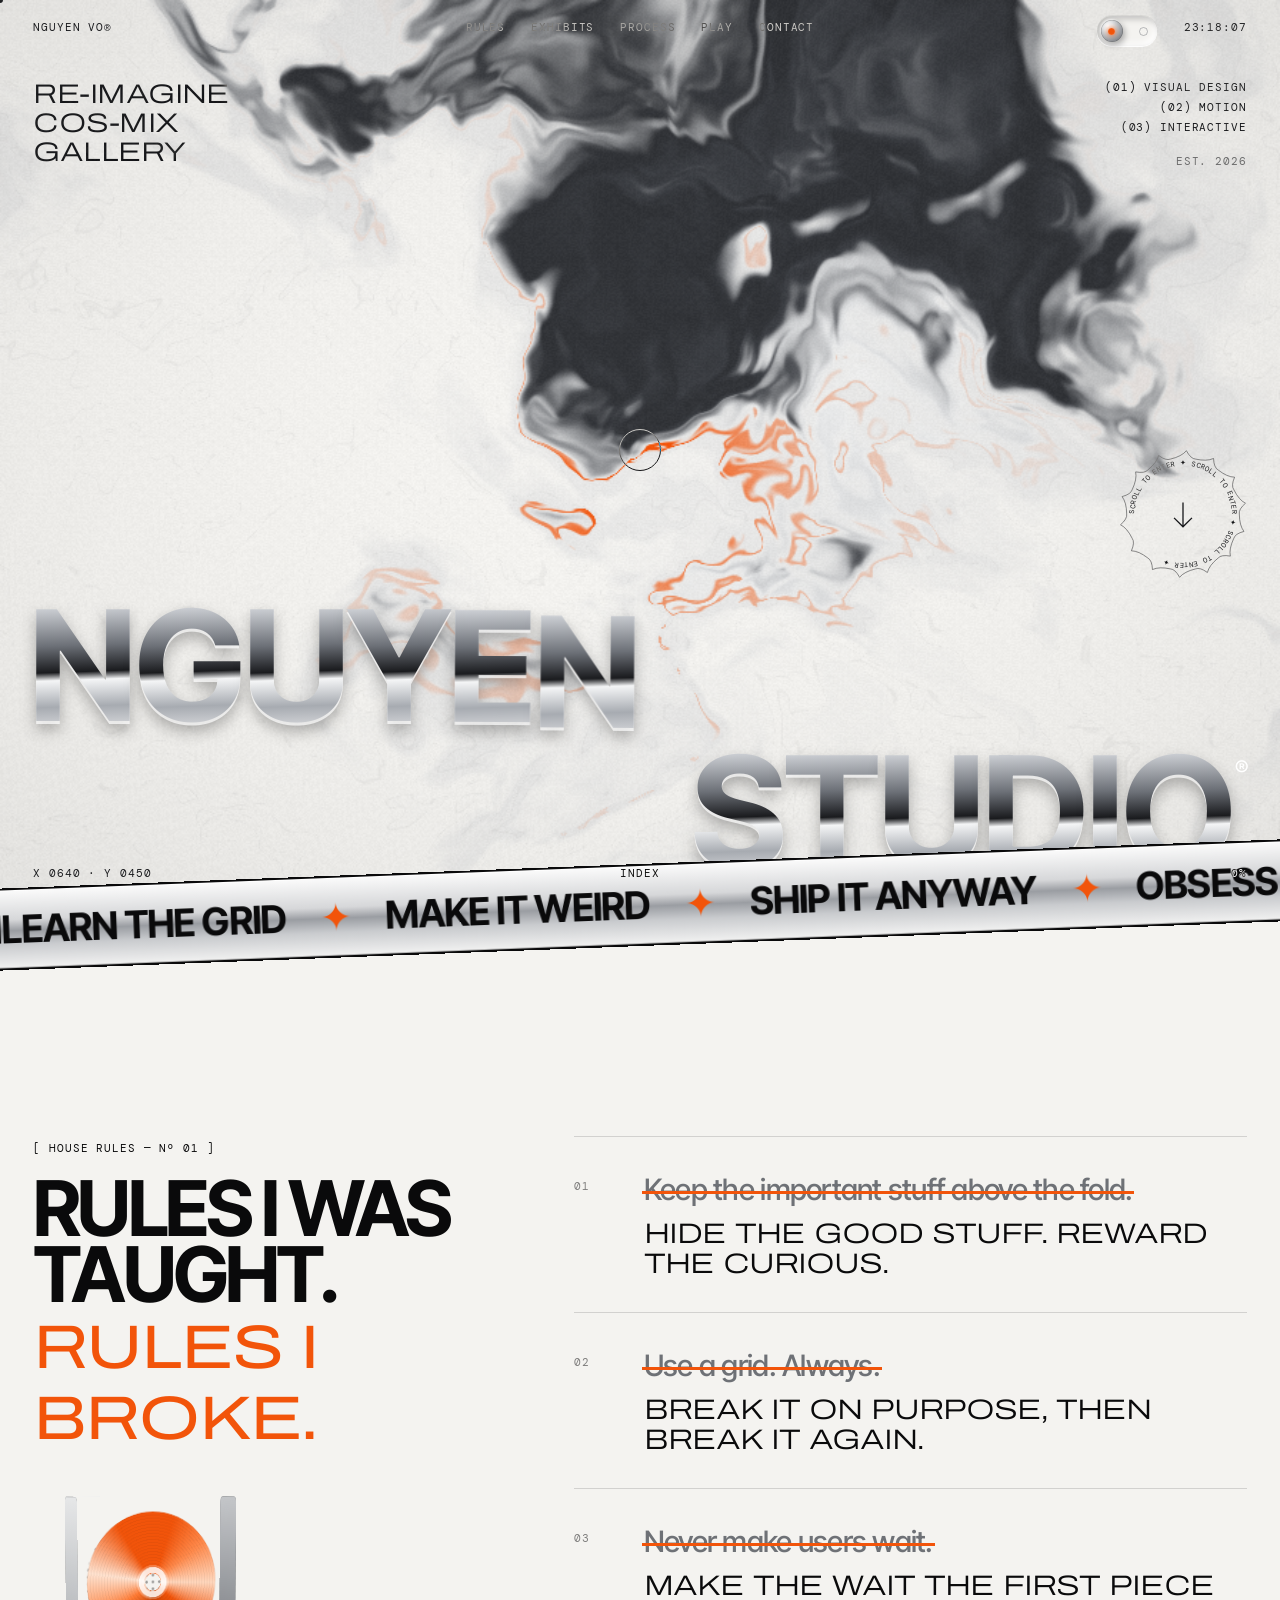
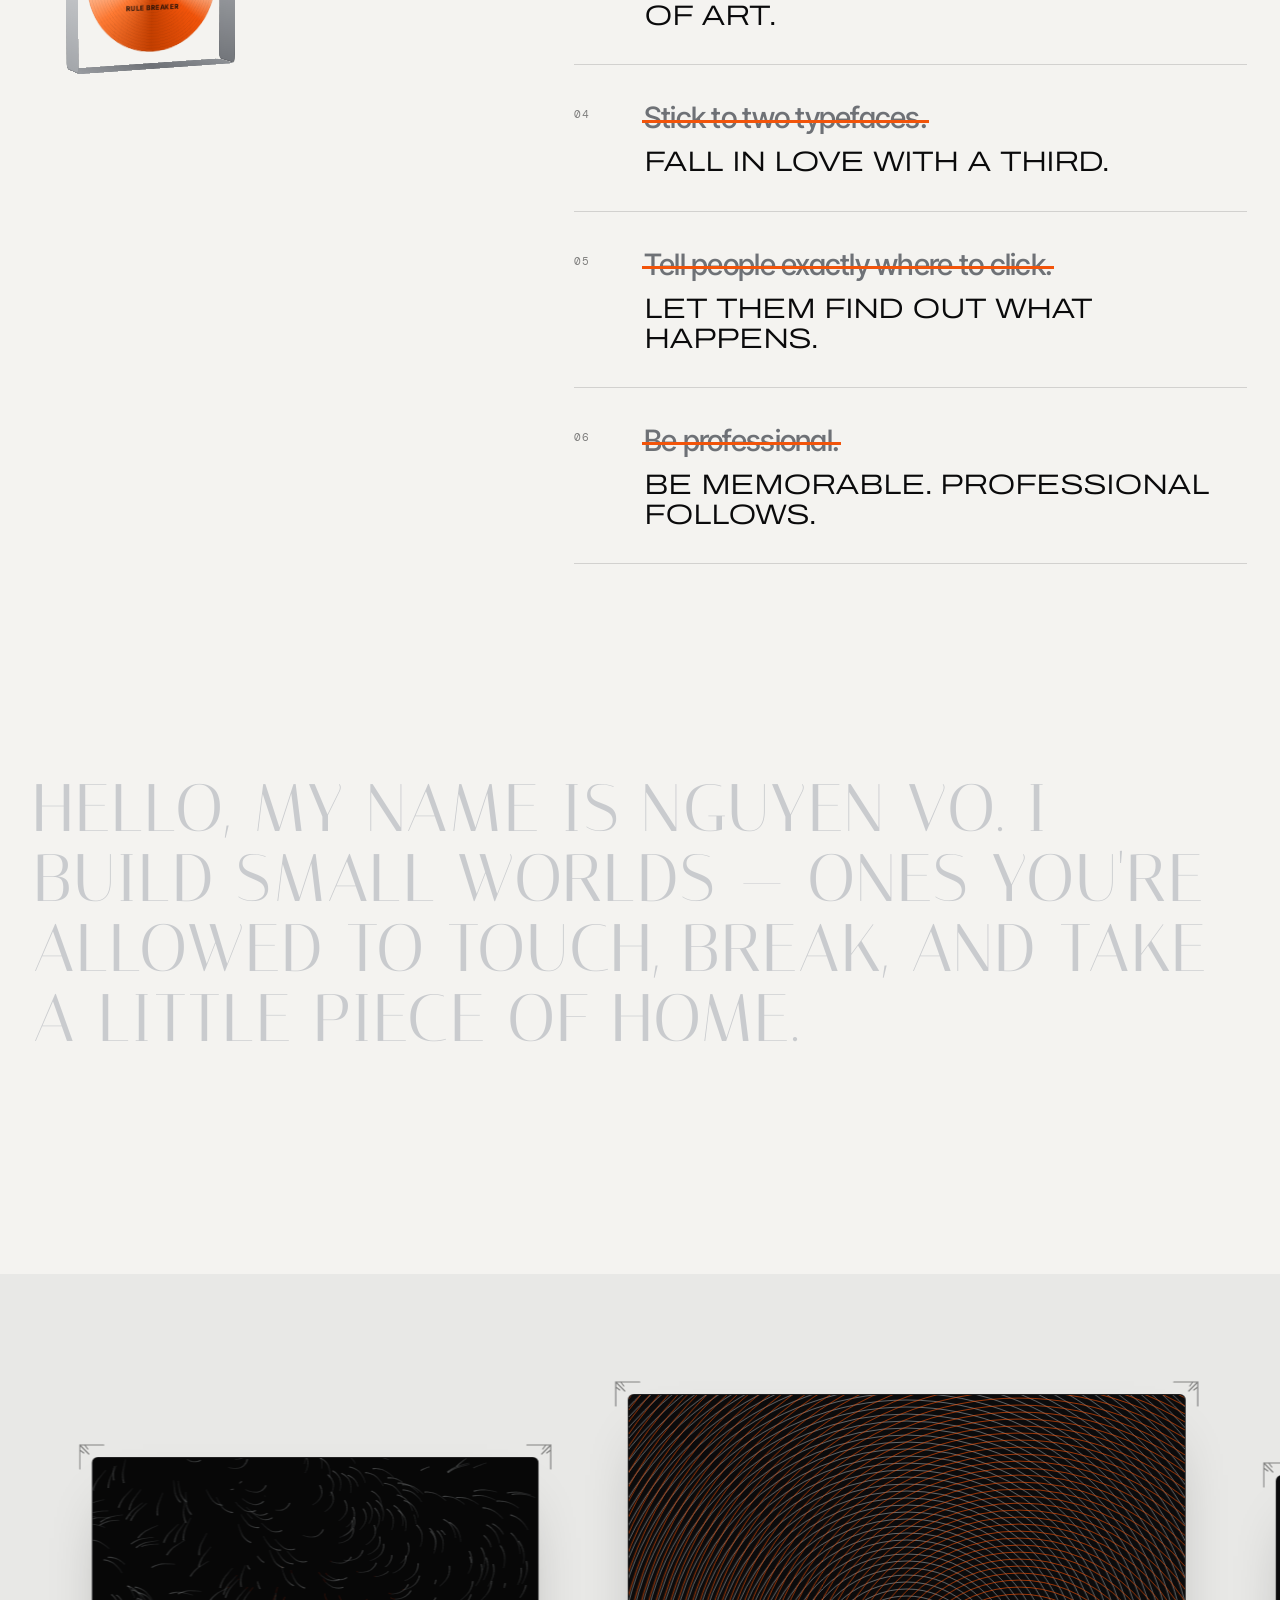
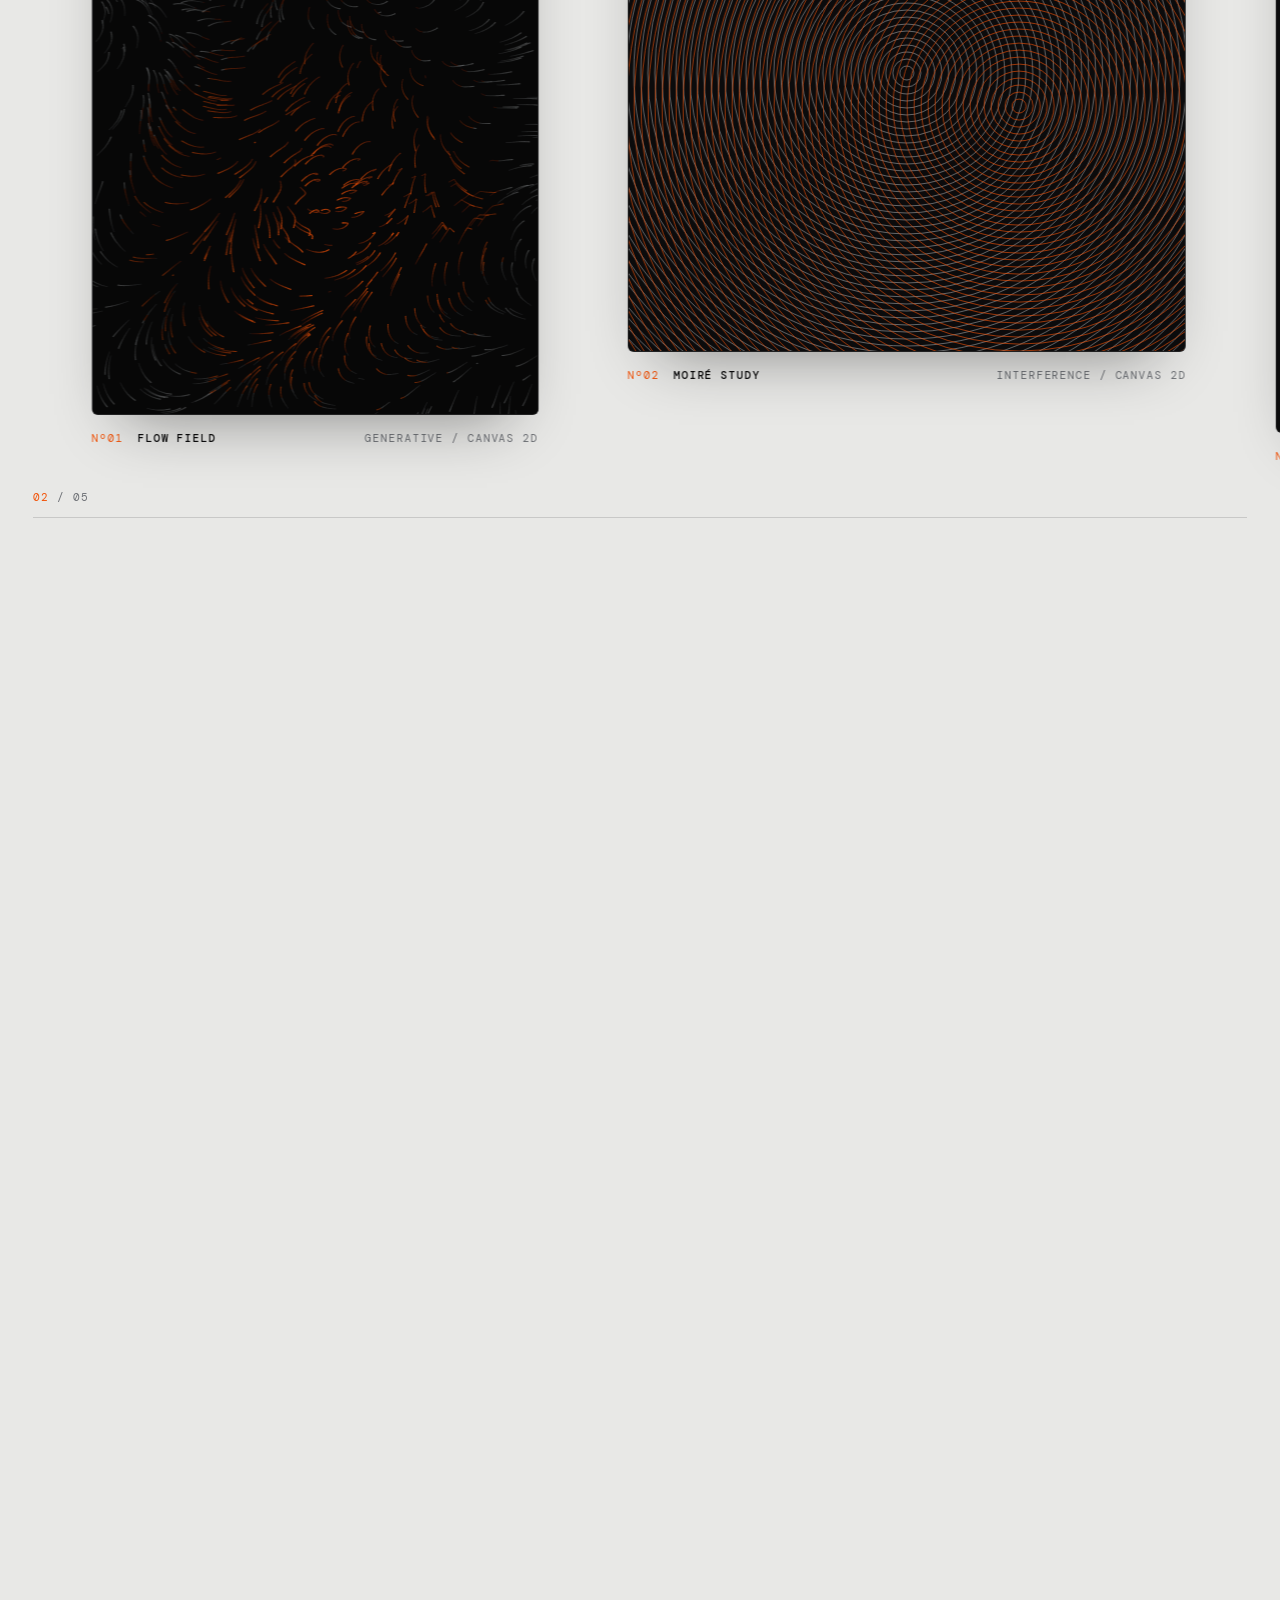
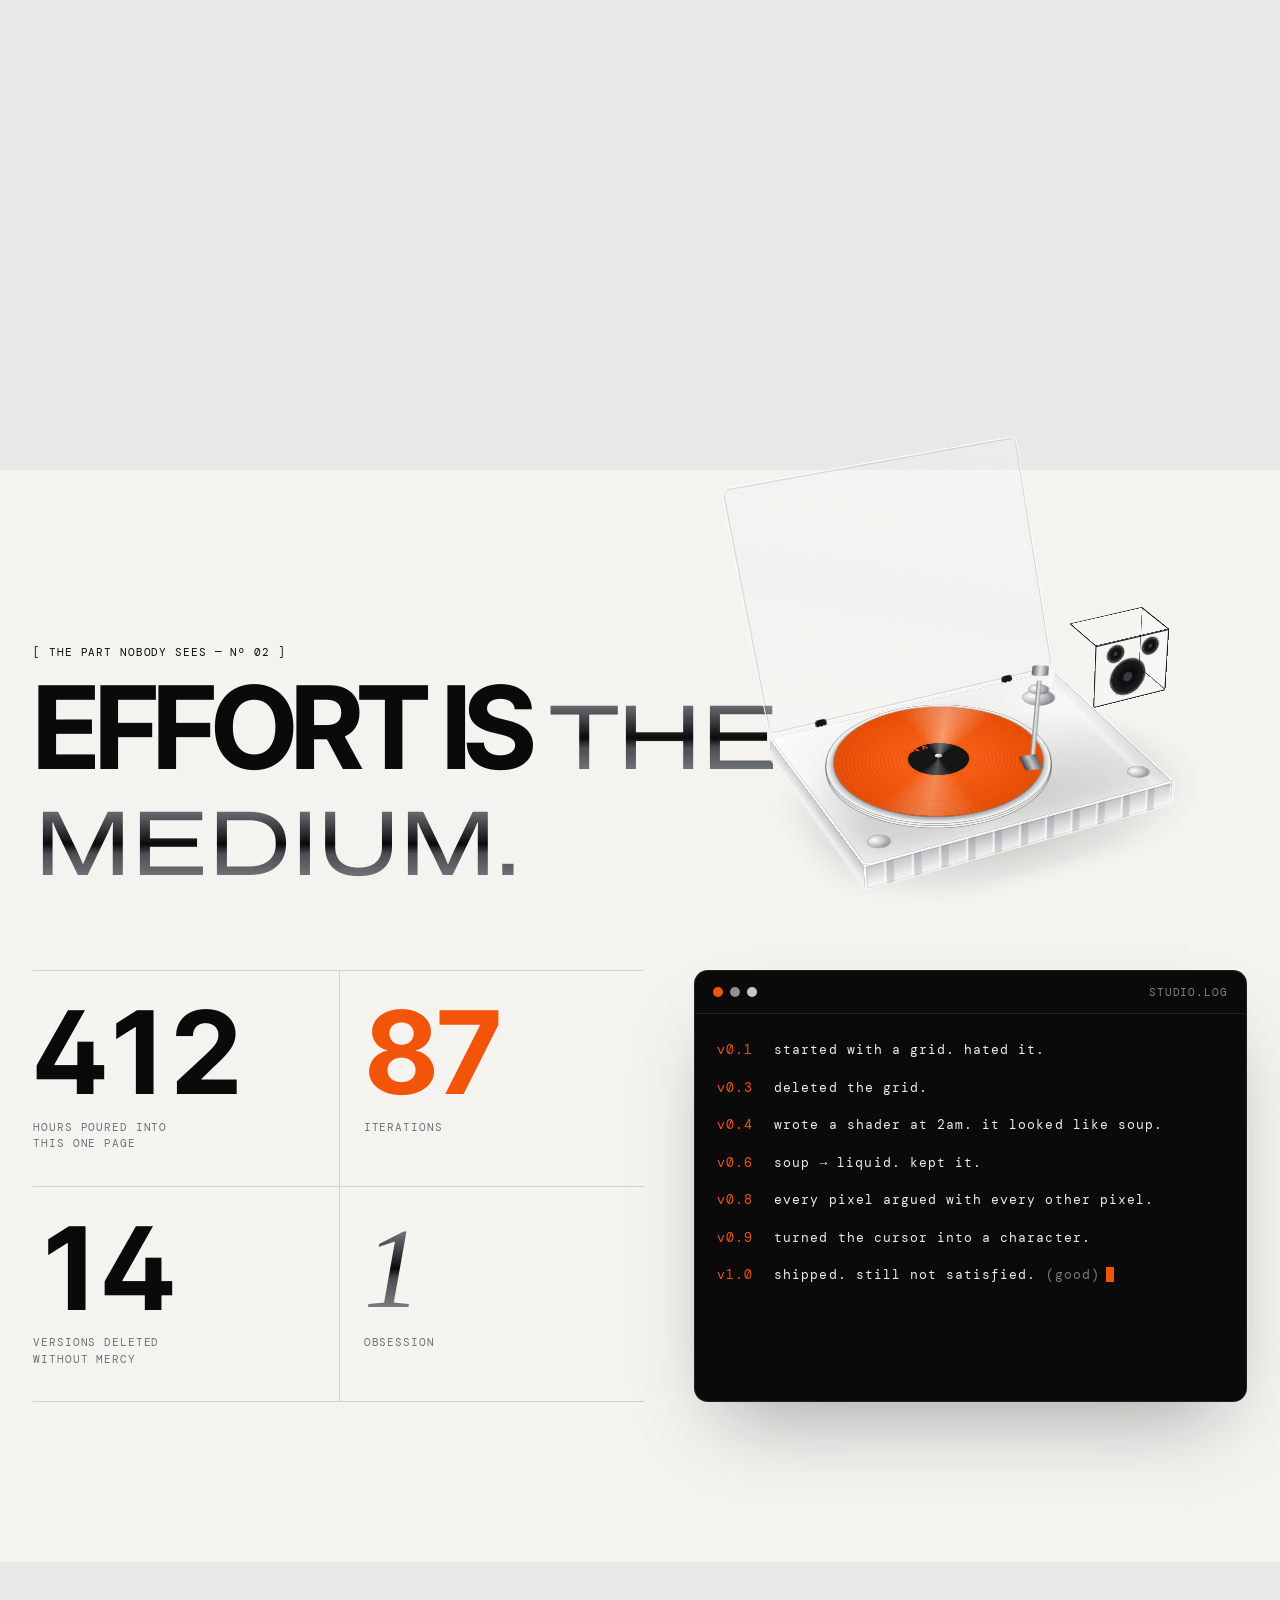
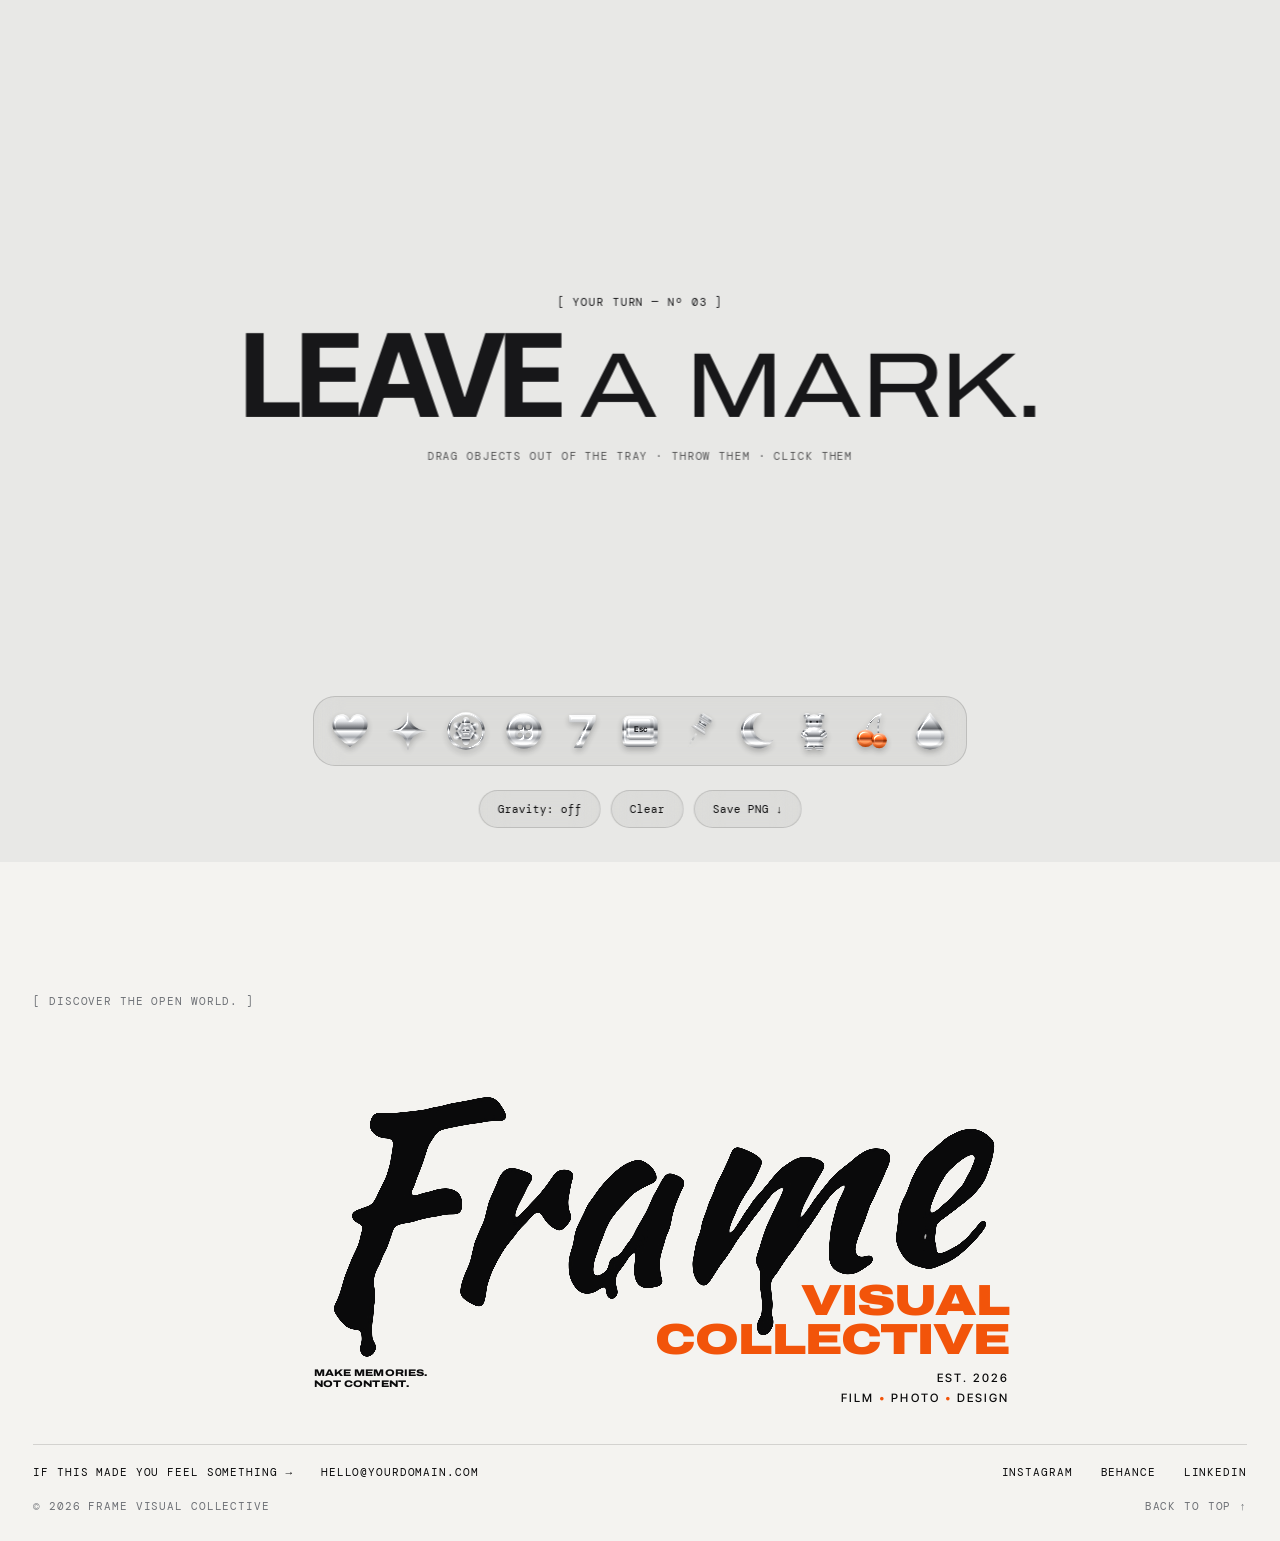
<file: index.html>
<!doctype html>
<html lang="en">
<head>
<meta charset="utf-8">
<meta name="viewport" content="width=device-width, initial-scale=1">
<title>Nguyen Vo — Art Studio</title>
<meta name="description" content="Nguyen Vo® — a one-person art studio for interfaces that refuse to behave.">
<meta name="theme-color" content="#F4F3F0">
<script>try{var t=localStorage.getItem('nv-theme');if(t==='dark')document.documentElement.setAttribute('data-theme','dark');}catch(e){}</script>
<link rel="preconnect" href="https://fonts.googleapis.com">
<link rel="preconnect" href="https://fonts.gstatic.com" crossorigin>
<link href="https://fonts.googleapis.com/css2?family=Archivo:wdth,wght@62..125,100..900&family=Syncopate:wght@400;700&family=Kaushan+Script&family=DM+Mono:wght@400;500&family=Inter+Tight:wght@400;500;600;700;800&family=Italiana&display=swap" rel="stylesheet">
<link rel="stylesheet" href="css/style.css">
</head>
<body class="loading">



<!-- LOADER -->
<div class="loader" id="loader" aria-hidden="true">
  <div class="ld-top mono"><span>Nguyen Vo® — Art Studio</span><span>Preparing the room</span></div>
  <div class="ld-word" id="ldWord">Idea</div>
  <div class="ld-count"><span id="ldNum">000</span><i>%</i></div>
</div>

<!-- CURSOR -->
<div class="cursor" id="cur"></div>
<div class="cursor-label mono" id="curLabel"></div>
<div class="cursor-dot" id="dot"></div>

<!-- HUD -->
<div class="hud mono" aria-label="Navigation">
  <a href="#hero" class="tl scr">Nguyen Vo®</a>
  <nav class="tc">
    <a href="#rules" class="scr">Rules</a>
    <a href="#exhibits" class="scr">Exhibits</a>
    <a href="#process" class="scr">Process</a>
    <a href="#play" class="scr">Play</a>
    <a href="#contact" class="scr">Contact</a>
  </nav>
  <div class="tr" id="time">00:00:00</div>
  <button class="menu-btn" id="menuBtn" aria-expanded="false" aria-controls="menu">Menu</button>
  <div class="bl" id="coords">X 0000 · Y 0000</div>
  <div class="bc" id="secName">Index</div>
  <div class="br" id="scrollPct">0%</div>
</div>
<div class="progress"><i id="prog"></i></div>

<!-- THEME SWITCH: 3D neumorphic pill (outside the HUD so its colors aren't blend-inverted) -->
<button class="theme-switch" id="themeBtn" type="button" role="switch" aria-checked="false" aria-label="Dark mode">
  <span class="ts-track">
    <i class="ts-ico ts-sun"></i>
    <i class="ts-ico ts-moon"></i>
    <span class="ts-knob"><span class="ts-core"></span></span>
  </span>
</button>

<!-- MOBILE MENU -->
<div class="menu" id="menu">
  <a href="#rules">Rules <small>01</small></a>
  <a href="#exhibits">Exhibits <small>02</small></a>
  <a href="#process">Process <small>03</small></a>
  <a href="#play">Play <small>04</small></a>
  <a href="#contact">Contact <small>05</small></a>
</div>

<main>

<!-- HERO -->
<header class="hero" id="hero" data-section="Index">
  <canvas id="gl" data-cursor="Click"></canvas>
  <div class="hero-top">
    <p class="tagline serif">Re-Imagine<br>Cos-Mix<br>Gallery</p>
    <ul class="hero-list mono">
      <li>(01) Visual design</li>
      <li>(02) Motion</li>
      <li>(03) Interactive</li>
      <li class="est">Est. 2026</li>
    </ul>
  </div>
  <svg class="badge" viewBox="0 0 200 200" aria-hidden="true">
    <defs><path id="circ" d="M100,100 m-76,0 a76,76 0 1,1 152,0 a76,76 0 1,1 -152,0"/></defs>
    <text><textPath href="#circ" class="mono">Scroll to enter ✦ Scroll to enter ✦ Scroll to enter ✦</textPath></text>
    <path class="crown" d="M188.0 100.0 Q188.2 118.1 195.2 127.2 Q181.3 130.9 179.3 138.2 Q171.6 154.5 174.0 165.8 Q159.8 163.2 154.9 168.8 Q140.9 180.2 138.1 191.4 Q126.5 182.9 119.6 185.8 Q102.0 190.0 94.7 198.9 Q87.9 186.2 80.4 185.8 Q62.8 181.9 52.3 186.8 Q51.7 172.4 45.1 168.8 Q30.9 157.7 19.4 157.5 Q25.1 144.3 20.7 138.2 Q12.7 122.0 2.4 116.8 Q13.3 107.4 12.0 100.0 Q11.8 81.9 4.8 72.8 Q18.7 69.1 20.7 61.8 Q28.4 45.5 26.0 34.2 Q40.2 36.8 45.1 31.2 Q59.1 19.8 61.9 8.6 Q73.5 17.1 80.4 14.2 Q98.0 10.0 105.3 1.1 Q112.1 13.8 119.6 14.2 Q137.2 18.1 147.7 13.2 Q148.3 27.6 154.9 31.2 Q169.1 42.3 180.6 42.5 Q174.9 55.7 179.3 61.8 Q187.3 78.0 197.6 83.2 Q186.7 92.6 188.0 100.0Z" fill="none" stroke="currentColor" stroke-width="1"/>
    <path d="M100 82v36M86 106l14 14 14-14" fill="none" stroke="currentColor" stroke-width="2"/>
  </svg>
  <h1 class="title" aria-label="Nguyen Vo">
    <span class="line"><span data-split>Nguyen</span></span>
    <span class="line"><span data-split>Studio</span><sup>®</sup></span>
  </h1>
</header>

<!-- RIBBON -->
<div class="ribbon" aria-hidden="true">
  <div class="rb-track">
    <span>Unlearn the grid</span><i>✦</i><span>Make it weird</span><i>✦</i><span>Ship it anyway</span><i>✦</i><span>Obsess over the tiny things</span><i>✦</i>
    <span>Unlearn the grid</span><i>✦</i><span>Make it weird</span><i>✦</i><span>Ship it anyway</span><i>✦</i><span>Obsess over the tiny things</span><i>✦</i>
  </div>
</div>

<!-- RULES -->
<section class="rules" id="rules" data-section="Rules">
  <div class="rules-grid">
    <div class="rules-head">
      <div class="cdp" id="cdp" data-cursor="Pull" role="button" tabindex="0" aria-label="CD player: pull the cord to play or pause" aria-pressed="false">
        <div class="cdp-3d">
          <i class="cdp-f back"></i><i class="cdp-grille"></i>
          <i class="cdp-f top"></i><i class="cdp-f bottom"></i><i class="cdp-f left"></i><i class="cdp-f right"></i>
          <div class="cdp-disc"><div class="cdp-cd"><span>Rule breaker</span></div><i class="cdp-hub"></i></div>
          <i class="cdp-f front"></i>
          <div class="cdp-cord"><i class="cord-line"></i><i class="cord-bead"></i></div>
        </div>
        <i class="cdp-shadow"></i>
      </div>
      <span class="mono lbl">House rules — Nº 01</span>
      <h2>Rules I was taught.<br><em class="serif">Rules I broke.</em></h2>
    </div>
    <div class="rules-list">
      <div class="rule io" data-cursor="Break"><span class="no mono">01</span><div><span class="old">Keep the important stuff above the fold.</span><span class="new serif">Hide the good stuff. Reward the curious.</span></div></div>
      <div class="rule io" data-cursor="Break"><span class="no mono">02</span><div><span class="old">Use a grid. Always.</span><span class="new serif">Break it on purpose, then break it again.</span></div></div>
      <div class="rule io" data-cursor="Break"><span class="no mono">03</span><div><span class="old">Never make users wait.</span><span class="new serif">Make the wait the first piece of art.</span></div></div>
      <div class="rule io" data-cursor="Break"><span class="no mono">04</span><div><span class="old">Stick to two typefaces.</span><span class="new serif">Fall in love with a third.</span></div></div>
      <div class="rule io" data-cursor="Break"><span class="no mono">05</span><div><span class="old">Tell people exactly where to click.</span><span class="new serif">Let them find out what happens.</span></div></div>
      <div class="rule io" data-cursor="Break"><span class="no mono">06</span><div><span class="old">Be professional.</span><span class="new serif">Be memorable. Professional follows.</span></div></div>
    </div>
  </div>
</section>

<!-- STATEMENT -->
<section class="statement-sec" data-section="Manifesto">
  <p class="statement" id="statement">Hello, my name is Nguyen Vo. I build small worlds — ones you're allowed to touch, break, and take a little piece of home.</p>
</section>

<!-- EXHIBITS -->
<section class="gallery" id="exhibits" data-section="Exhibits">
  <div class="hs" id="hs">
    <div class="hs-sticky">
      <div class="hs-track" id="hsTrack">

        <div class="hs-intro">
          <span class="mono lbl">Exhibition 01 — 2026</span>
          <h2><em class="serif">Experiments</em> in disobedience.</h2>
          <p class="mono">Scroll or swipe → &nbsp;Hover or touch to disturb every piece.<br>None of them are videos. All of them are live.</p>
        </div>

        <figure class="piece" style="--ar:.8;--mt:6vh">
          <div class="art" data-cursor="Disturb"><canvas data-kind="flow"></canvas></div>
          <figcaption class="mono"><span>Nº01</span><b>Flow Field</b><i>Generative / Canvas 2D</i></figcaption>
        </figure>

        <figure class="piece" style="--ar:1;--mt:-8vh">
          <div class="art" data-cursor="Disturb"><canvas data-kind="moire"></canvas></div>
          <figcaption class="mono"><span>Nº02</span><b>Moiré Study</b><i>Interference / Canvas 2D</i></figcaption>
        </figure>

        <figure class="piece" style="--ar:.74;--mt:10vh">
          <div class="art" data-cursor="Disturb"><canvas data-kind="glitch"></canvas></div>
          <figcaption class="mono"><span>Nº03</span><b>Break The Grid</b><i>Type / Signal glitch</i></figcaption>
        </figure>

        <figure class="piece" style="--ar:1.15;--mt:-4vh">
          <div class="art" data-cursor="Disturb"><canvas data-kind="orbit"></canvas></div>
          <figcaption class="mono"><span>Nº04</span><b>Rosette</b><i>Orbits / Trig only</i></figcaption>
        </figure>

        <figure class="piece" style="--ar:.85;--mt:8vh">
          <div class="art" data-cursor="Disturb"><canvas data-kind="ripple"></canvas></div>
          <figcaption class="mono"><span>Nº05</span><b>Pulse Grid</b><i>Waves / Dot matrix</i></figcaption>
        </figure>

        <div class="hs-end">
          <h3 class="serif">…and one more.<br>This one is yours.</h3>
          <span class="mono">Keep scrolling ↓</span>
        </div>
      </div>
      <div class="hs-bar"><i id="hsBar"></i></div>
      <div class="hs-count mono"><span id="hsNum">00</span> / 05</div>
    </div>
  </div>
</section>

<!-- PROCESS -->
<section class="process" id="process" data-section="Process">
  <div class="pr-head">
    <div class="turntable" id="turntable" data-cursor="Play" role="button" tabindex="0" aria-label="Turntable: play or pause the record" aria-pressed="false">
      <div class="tt-3d">
        <i class="tt-floor"></i>
        <div class="tt-base"><i class="tt-face top"></i><i class="tt-face front"></i><i class="tt-face back"></i><i class="tt-face left"></i><i class="tt-face right"></i></div>
        <i class="tt-knob k1"></i><i class="tt-knob k2"></i>
        <div class="tt-platter"><i></i><i></i><i></i></div>
        <div class="tt-record">
          <div class="tt-vinyl"><span class="tt-label"><b>Side A</b><em>33⅓ · NV</em></span></div>
          <i class="tt-sheen"></i><i class="tt-spindle"></i>
        </div>
        <div class="tt-arm">
          <i class="tt-pivot"></i><i class="tt-pivot p2"></i>
          <div class="tt-swing"><i class="tt-bar"></i><i class="tt-head"></i><i class="tt-weight"></i></div>
        </div>
        <div class="tt-lid"><i class="tt-pane"></i><i class="tt-hinge h1"></i><i class="tt-hinge h2"></i></div>
        <div class="tt-speaker">
          <i class="sp sp-top"></i>
          <i class="sp sp-front"><b class="drv big"></b><b class="drv sm l"></b><b class="drv sm r"></b></i>
          <i class="sp sp-side"></i>
        </div>
      </div>
    </div>
    <span class="mono lbl">The part nobody sees — Nº 02</span>
    <h2>Effort is <em class="serif">the medium.</em></h2>
  </div>
  <div class="pr-grid">
    <div class="stats">
      <div class="stat io"><b data-count="412">0</b><span class="mono">Hours poured into this one page</span></div>
      <div class="stat io"><b data-count="87">0</b><span class="mono">Iterations</span></div>
      <div class="stat io"><b data-count="14">0</b><span class="mono">Versions deleted without mercy</span></div>
      <div class="stat io"><b data-count="1">0</b><span class="mono">Obsession</span></div>
    </div>
    <div class="log io" id="log">
      <div class="log-bar mono"><i></i><i></i><i></i><span>studio.log</span></div>
      <ul class="mono">
        <li><u>v0.1</u> started with a grid. hated it.</li>
        <li><u>v0.3</u> deleted the grid.</li>
        <li><u>v0.4</u> wrote a shader at 2am. it looked like soup.</li>
        <li><u>v0.6</u> soup → liquid. kept it.</li>
        <li><u>v0.8</u> every pixel argued with every other pixel.</li>
        <li><u>v0.9</u> turned the cursor into a character.</li>
        <li><u>v1.0</u> shipped. still not satisfied. <em>(good)</em><b class="caret"></b></li>
      </ul>
    </div>
  </div>
</section>

<!-- PLAYGROUND -->
<section class="play" id="play" data-section="Play">
  <!-- chrome material shared by every object (gradients + specular lighting) -->
  <svg id="objDefs" class="sprite" width="0" height="0" aria-hidden="true" focusable="false"><defs>
    <linearGradient id="chromeG" x1="0" y1="0" x2="0" y2="1">
      <stop offset="0" stop-color="#ffffff"/><stop offset=".22" stop-color="#c9cbce"/><stop offset=".44" stop-color="#4a4d52"/>
      <stop offset=".52" stop-color="#e9eaeb"/><stop offset=".7" stop-color="#8d9095"/><stop offset=".86" stop-color="#f4f4f4"/><stop offset="1" stop-color="#6e7176"/>
    </linearGradient>
    <linearGradient id="orangeG" x1="0" y1="0" x2="0" y2="1">
      <stop offset="0" stop-color="#ffd2b8"/><stop offset=".38" stop-color="#F2540A"/><stop offset=".52" stop-color="#7a2400"/>
      <stop offset=".68" stop-color="#ff8a4c"/><stop offset="1" stop-color="#b33a00"/>
    </linearGradient>
    <filter id="chromeF" x="-25%" y="-25%" width="150%" height="150%" color-interpolation-filters="sRGB">
      <feGaussianBlur in="SourceAlpha" stdDeviation="3.2" result="bump"/>
      <feSpecularLighting in="bump" surfaceScale="7" specularConstant="1.15" specularExponent="26" lighting-color="#ffffff" result="spec">
        <feDistantLight id="objLight" azimuth="225" elevation="42"/>
      </feSpecularLighting>
      <feComposite in="spec" in2="SourceAlpha" operator="in" result="specIn"/>
      <feComposite in="SourceGraphic" in2="specIn" operator="arithmetic" k1="0" k2="1" k3=".9" k4="0"/>
    </filter>
  </defs></svg>
  <div class="obj-layer" id="objLayer" aria-live="polite"></div>
  <div class="play-hint" id="playHint">
    <span class="mono lbl">Your turn — Nº 03</span>
    <h2>Leave <em class="serif">a mark.</em></h2>
    <p class="mono">Drag objects out of the tray · Throw them · Click them</p>
  </div>
  <div class="obj-tray" id="objTray" aria-label="Objects: drag one onto the canvas, or tap to toss it in"></div>
  <div class="play-ui mono">
    <button id="gravity">Gravity: off</button>
    <button id="clear">Clear</button>
    <button id="save">Save PNG ↓</button>
  </div>
</section>

</main>

<!-- FOOTER -->
<footer class="foot" id="contact" data-section="Contact">
  <p class="foot-note mono lbl">Discover the open world.</p>
  <!-- BRAND LOCKUP: liquid brush wordmark + extended lockup -->
  <svg class="sprite" width="0" height="0" aria-hidden="true" focusable="false">
    <filter id="liquid" x="-10%" y="-25%" width="120%" height="170%" color-interpolation-filters="sRGB">
      <feTurbulence id="liquidNoise" type="fractalNoise" baseFrequency="0.011 0.028" numOctaves="2" seed="7" result="n"/>
      <feDisplacementMap id="liquidDisp" in="SourceGraphic" in2="n" scale="9" xChannelSelector="R" yChannelSelector="G" result="d"/>
      <feGaussianBlur in="d" stdDeviation="3.2" result="b"/>
      <feColorMatrix in="b" type="matrix" values="1 0 0 0 0  0 1 0 0 0  0 0 1 0 0  0 0 0 24 -10"/>
    </filter>
  </svg>
  <div class="brand" id="brand">
    <div class="brand-mark" data-cursor="Melt">
      <h2 class="bm-word" aria-label="Frame">Frame</h2>
      <i class="drip d1"></i><i class="drip d2"></i><i class="drip d3"></i><i class="drip d4"></i>
    </div>
    <p class="brand-tag">Make memories.<br>Not content.</p>
    <div class="brand-lock">
      <b>Visual<br>Collective</b>
      <p class="brand-meta">Est. 2026<br>Film <em>•</em> Photo <em>•</em> Design</p>
    </div>
  </div>
  <div class="foot-row mono">
    <span>If this made you feel something →</span>
    <a href="mailto:hello@yourdomain.com" class="scr">hello@yourdomain.com</a>
    <span class="grow"></span>
    <a href="#" class="scr">Instagram</a>
    <a href="#" class="scr">Behance</a>
    <a href="#" class="scr">LinkedIn</a>
  </div>
  <div class="foot-row mono small"><span>© 2026 Frame Visual Collective</span><span class="grow"></span><a href="#hero" class="scr">Back to top ↑</a></div>
</footer>

<script src="js/main.js"></script>
</body>
</html>
</file>
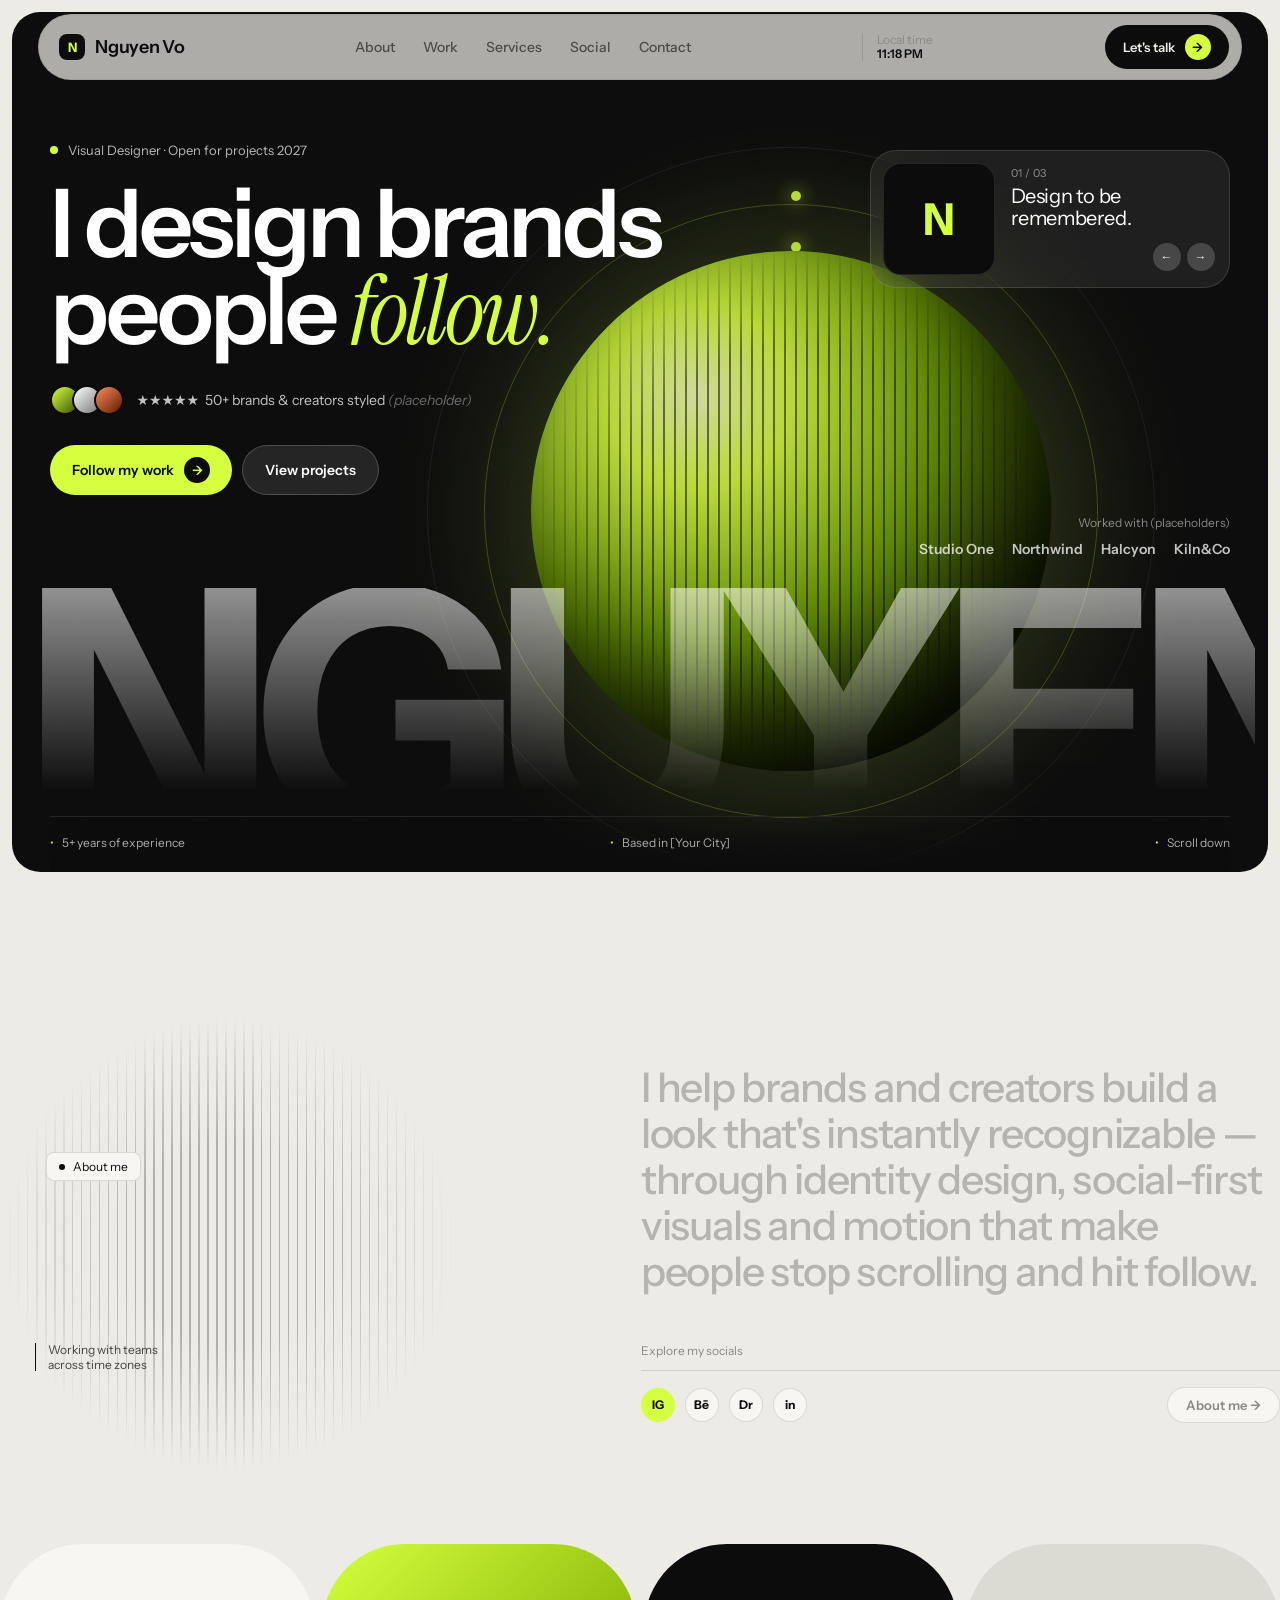
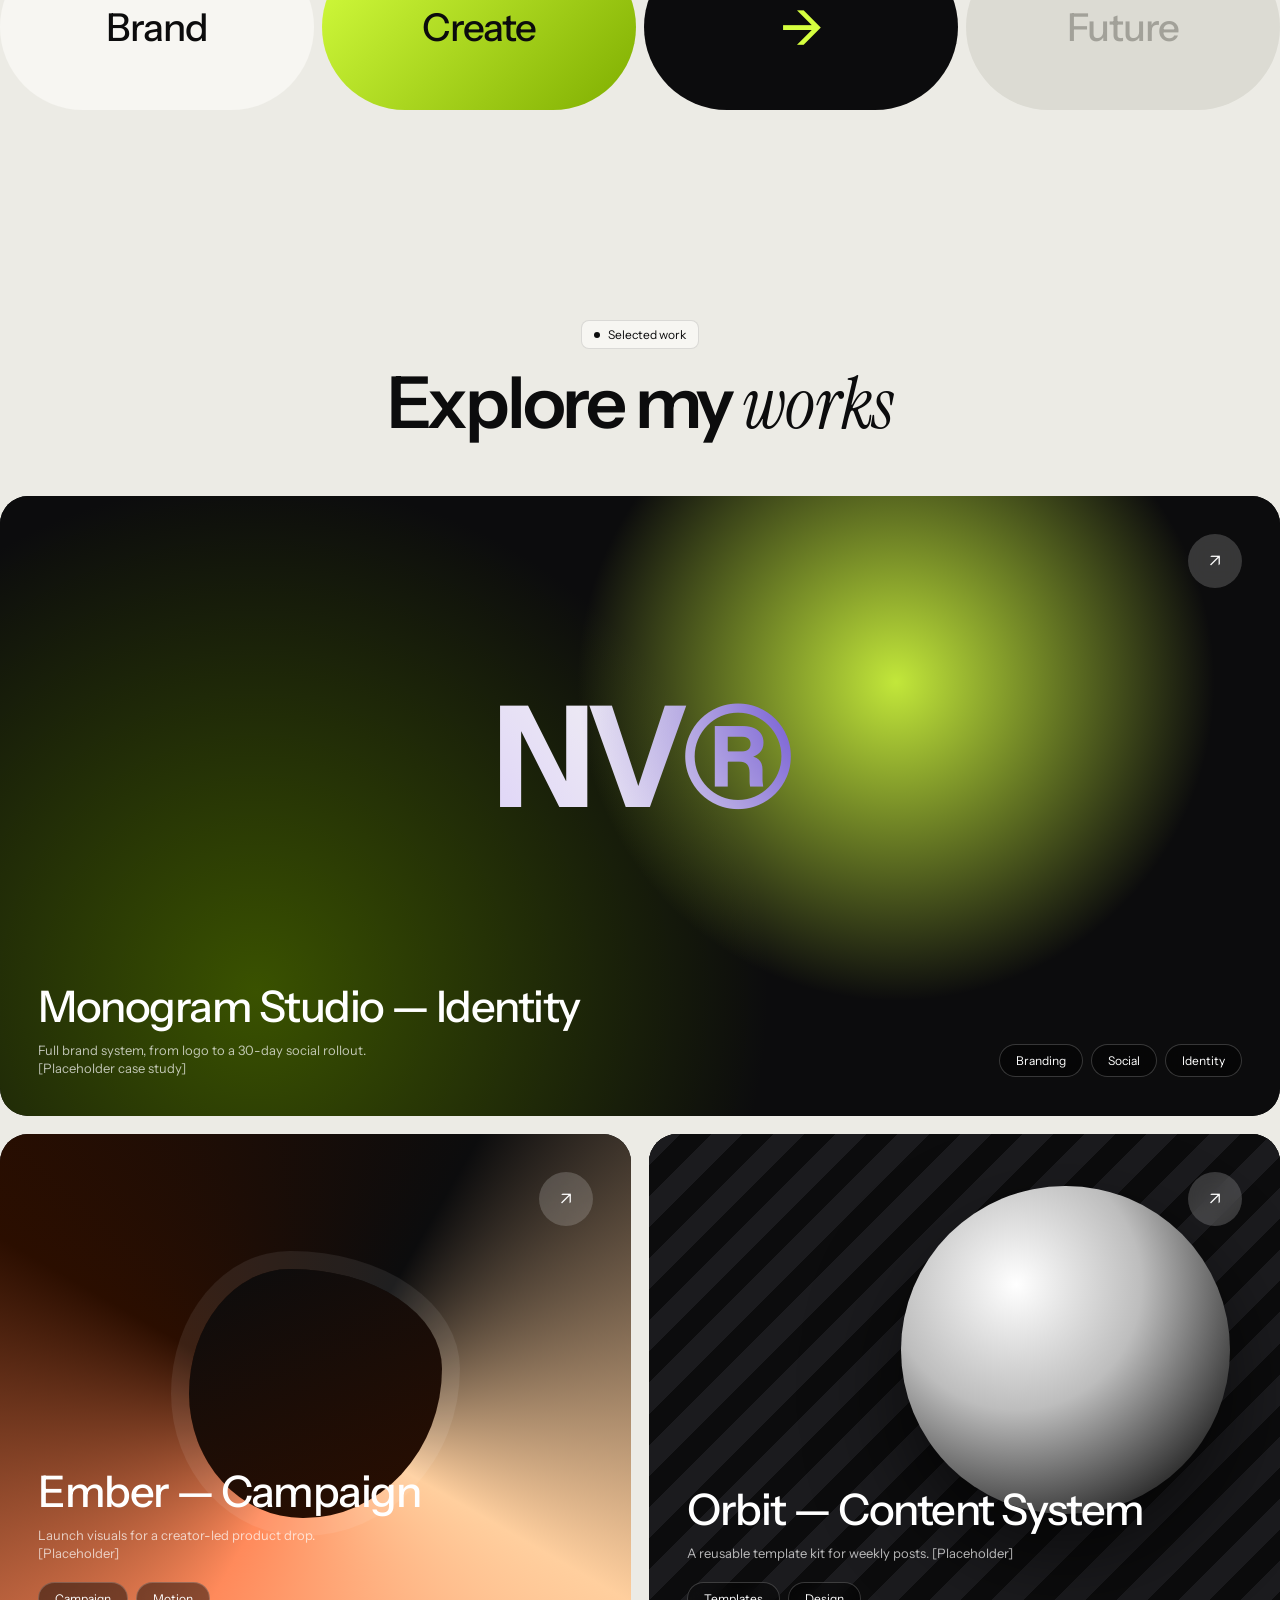
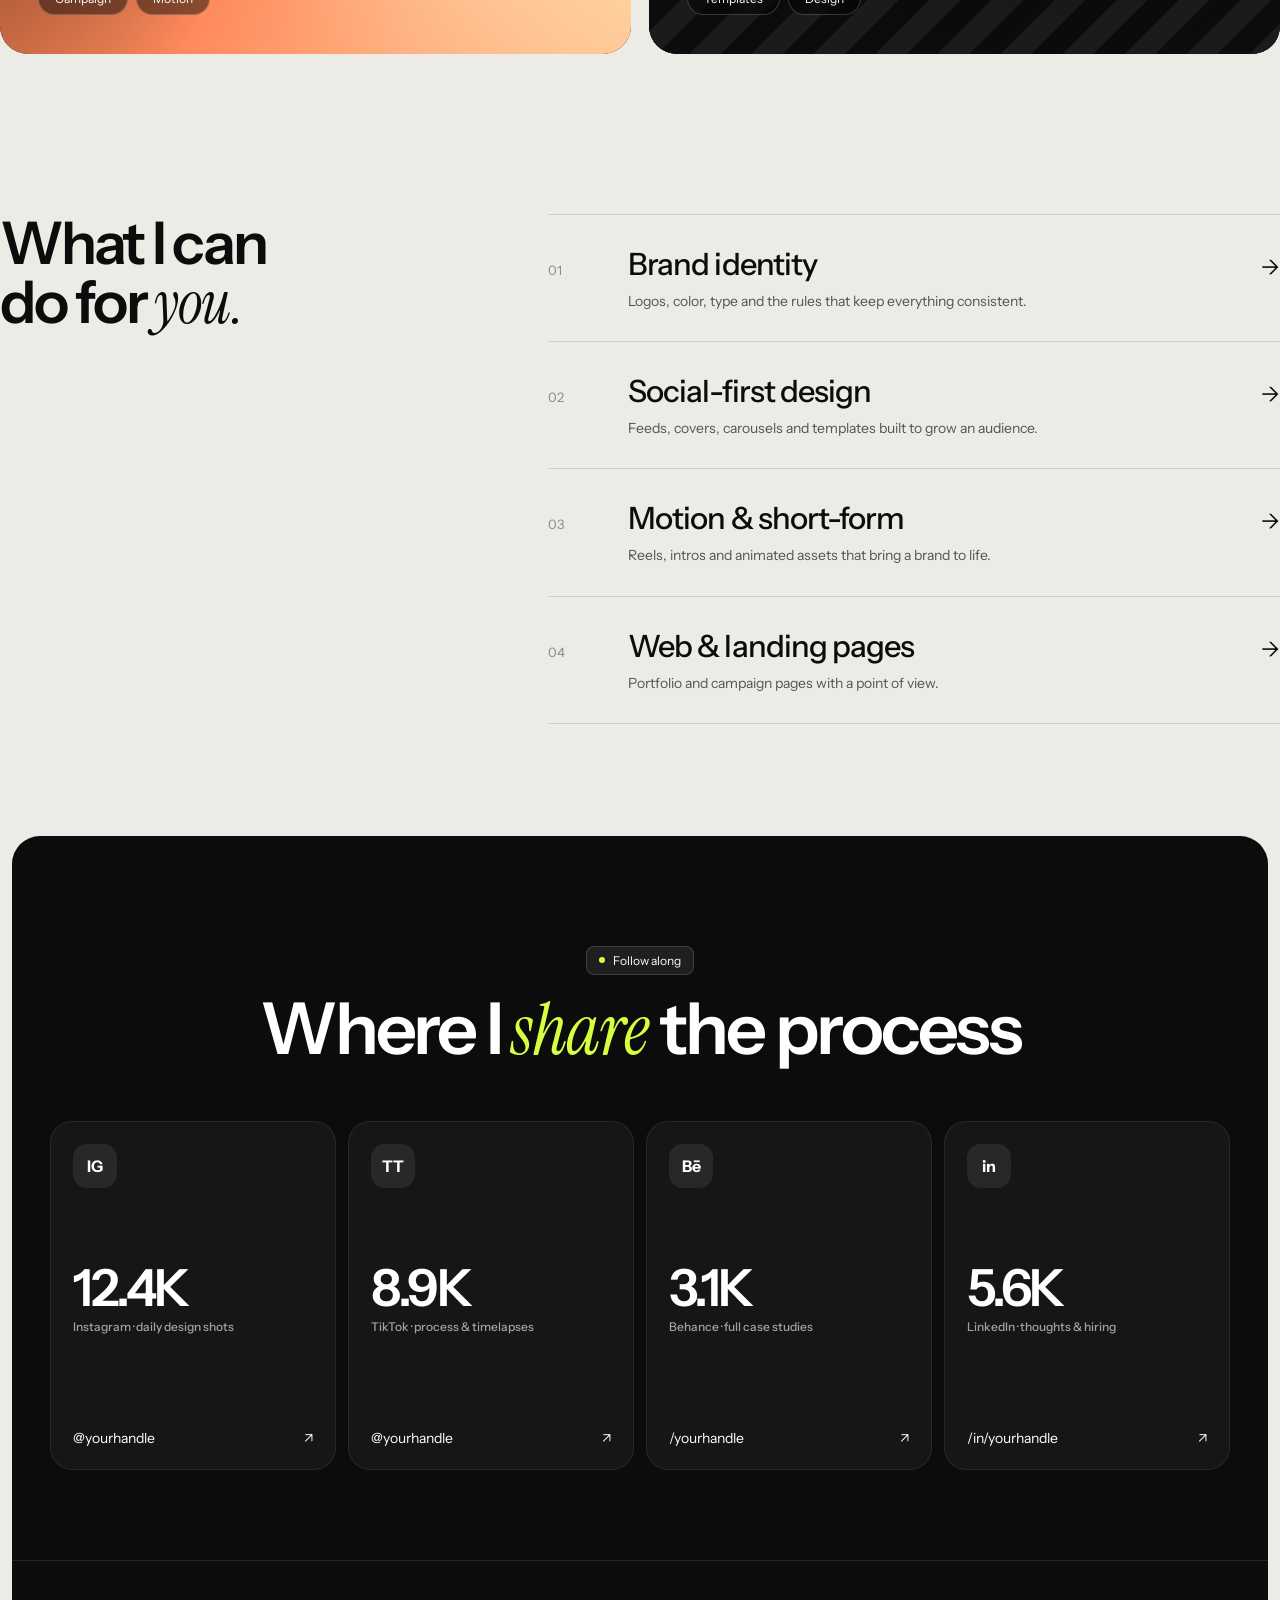
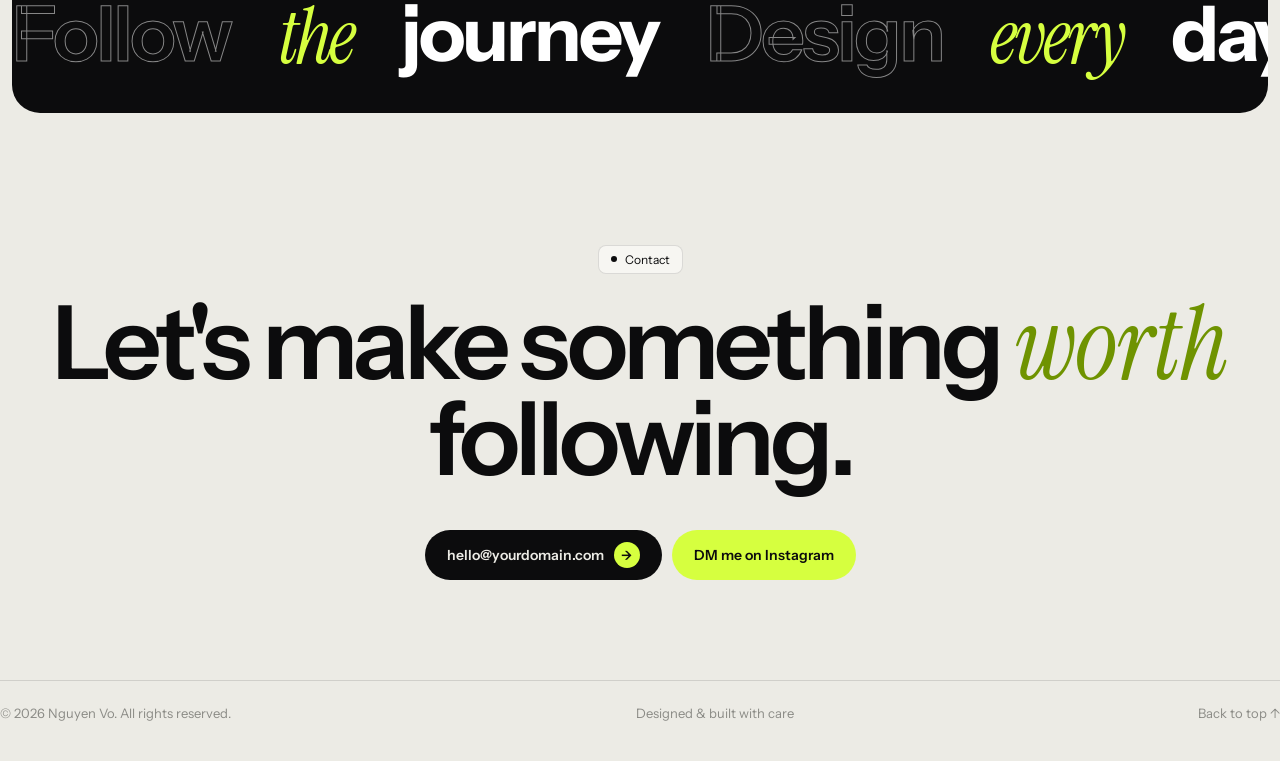
<file: v1-landing.html>
<!doctype html>
<html lang="en">
<head>
<meta charset="utf-8">
<meta name="viewport" content="width=device-width, initial-scale=1">
<title>Nguyen Vo — Visual Designer</title>
<meta name="description" content="Nguyen Vo is a visual designer building brands people follow. Branding, social identity and motion.">
<link rel="preconnect" href="https://fonts.googleapis.com">
<link rel="preconnect" href="https://fonts.gstatic.com" crossorigin>
<link href="https://fonts.googleapis.com/css2?family=Instrument+Sans:wght@400;500;600;700&family=Instrument+Serif:ital@0;1&display=swap" rel="stylesheet">
<style>
:root{
  --ink:#0c0c0d; --ink-2:#161618; --bone:#ecebe5; --paper:#f7f6f2;
  --lime:#d6ff3f; --lime-2:#b8e61f; --mute:#8b8b86; --line:rgba(12,12,13,.12);
  --r:28px; --gut:clamp(16px,3vw,40px);
  --sans:'Instrument Sans',system-ui,sans-serif; --serif:'Instrument Serif',Georgia,serif;
}
*{box-sizing:border-box;margin:0;padding:0}
html{scroll-behavior:smooth}
body{font-family:var(--sans);background:var(--bone);color:var(--ink);-webkit-font-smoothing:antialiased;overflow-x:hidden}
a{color:inherit;text-decoration:none}
.wrap{max-width:1360px;margin:0 auto;padding:0 var(--gut)}
.serif{font-family:var(--serif);font-style:italic;font-weight:400;letter-spacing:-.01em}

/* NAV */
nav{position:fixed;top:14px;left:0;right:0;z-index:50;display:flex;justify-content:center;padding:0 var(--gut)}
.nav-in{width:100%;max-width:1280px;display:flex;align-items:center;justify-content:space-between;gap:16px;padding:10px 12px 10px 20px;border-radius:999px;background:rgba(236,235,229,.72);backdrop-filter:blur(18px);-webkit-backdrop-filter:blur(18px);border:1px solid rgba(12,12,13,.08)}
.logo{display:flex;align-items:center;gap:10px;font-weight:600;letter-spacing:-.02em;font-size:18px}
.logo i{width:26px;height:26px;border-radius:8px;background:var(--ink);display:grid;place-items:center;color:var(--lime);font-style:normal;font-size:13px;font-weight:700}
.links{display:flex;gap:28px;font-size:14px;font-weight:500}
.links a{opacity:.6;transition:.2s}.links a:hover{opacity:1}
.clock{font-size:12px;line-height:1.2;color:var(--mute);border-left:1px solid var(--line);padding-left:14px}
.clock b{display:block;color:var(--ink);font-weight:600}
.pill{display:inline-flex;align-items:center;gap:10px;padding:12px 22px;border-radius:999px;font-weight:600;font-size:14px;transition:transform .25s,background .25s,color .25s;cursor:pointer;border:0;font-family:inherit}
.pill:hover{transform:translateY(-2px)}
.pill.dark{background:var(--ink);color:var(--bone)}
.pill.lime{background:var(--lime);color:var(--ink)}
.pill.ghost{background:rgba(255,255,255,.1);color:#fff;border:1px solid rgba(255,255,255,.18)}
.pill.sm{padding:9px 18px;font-size:13px}
.pill .ar{width:26px;height:26px;border-radius:50%;background:var(--ink);color:var(--lime);display:grid;place-items:center;font-size:13px;transition:transform .3s}
.pill.dark .ar{background:var(--lime);color:var(--ink)}
.pill:hover .ar{transform:rotate(-45deg)}

/* HERO */
.hero{margin:12px;border-radius:var(--r);background:var(--ink);color:#fff;position:relative;overflow:hidden;min-height:min(100vh,860px);padding:130px var(--gut) 0;display:flex;flex-direction:column}
.hero::after{content:"";position:absolute;inset:0;background-image:url("data:image/svg+xml,%3Csvg xmlns='http://www.w3.org/2000/svg' width='160' height='160'%3E%3Cfilter id='n'%3E%3CfeTurbulence type='fractalNoise' baseFrequency='.9' numOctaves='2'/%3E%3C/filter%3E%3Crect width='100%25' height='100%25' filter='url(%23n)' opacity='.5'/%3E%3C/svg%3E");opacity:.07;mix-blend-mode:overlay;pointer-events:none}
.orb-wrap{position:absolute;left:62%;top:58%;width:min(48vw,520px);opacity:.85;aspect-ratio:1;transform:translate(-50%,-50%);pointer-events:none}
.orb{position:absolute;inset:0;border-radius:50%;background:
  radial-gradient(circle at 32% 28%,#f3ffb0 0,var(--lime) 18%,#6fa000 48%,#0f1a00 78%);
  box-shadow:0 0 140px 20px rgba(214,255,63,.22),inset -40px -60px 120px rgba(0,0,0,.65);
  animation:float 9s ease-in-out infinite}
.orb::before{content:"";position:absolute;inset:0;border-radius:50%;background:repeating-linear-gradient(90deg,rgba(12,12,13,.55) 0 2px,transparent 2px 11px);-webkit-mask:radial-gradient(circle,#000 45%,transparent 72%);mask:radial-gradient(circle,#000 45%,transparent 72%);animation:spin 40s linear infinite}
.ring{position:absolute;inset:-9%;border-radius:50%;border:1px solid rgba(214,255,63,.25);animation:spin 30s linear infinite}
.ring.r2{inset:-20%;border-color:rgba(255,255,255,.08);animation-duration:55s;animation-direction:reverse}
.ring::after{content:"";position:absolute;top:6%;left:50%;width:10px;height:10px;border-radius:50%;background:var(--lime);box-shadow:0 0 18px var(--lime)}
@keyframes float{50%{transform:translateY(-14px) scale(1.015)}}
@keyframes spin{to{transform:rotate(360deg)}}

.hero-grid{position:relative;z-index:2;display:grid;grid-template-columns:1.1fr .9fr;gap:40px;align-items:start;flex:1}
.eyebrow{font-size:13px;display:flex;align-items:center;gap:10px;color:rgba(255,255,255,.7);margin-bottom:22px}
.dot{width:8px;height:8px;border-radius:50%;background:var(--lime);box-shadow:0 0 0 0 rgba(214,255,63,.6);animation:pulse 2s infinite}
@keyframes pulse{70%{box-shadow:0 0 0 10px rgba(214,255,63,0)}100%{box-shadow:0 0 0 0 rgba(214,255,63,0)}}
h1{font-size:clamp(46px,7.4vw,116px);line-height:.92;letter-spacing:-.045em;font-weight:600;mix-blend-mode:normal}
h1 .serif{color:var(--lime);letter-spacing:-.03em}
.proof{display:flex;align-items:center;gap:12px;margin:30px 0;font-size:14px;color:rgba(255,255,255,.75)}
.avatars{display:flex}.avatars span{width:30px;height:30px;border-radius:50%;border:2px solid var(--ink);margin-left:-8px;background:linear-gradient(135deg,var(--lime),#3a5200)}
.avatars span:nth-child(2){background:linear-gradient(135deg,#fff,#777)}.avatars span:nth-child(3){background:linear-gradient(135deg,#ff8a5b,#5a1d00)}.avatars span:first-child{margin-left:0}
.cta{display:flex;gap:10px;flex-wrap:wrap}

.card-side{justify-self:end;width:min(100%,360px);padding:12px;border-radius:26px;background:rgba(255,255,255,.08);backdrop-filter:blur(20px);-webkit-backdrop-filter:blur(20px);border:1px solid rgba(255,255,255,.12);display:flex;gap:14px;margin-top:8px}
.card-side .tile{flex:0 0 112px;aspect-ratio:1;border-radius:18px;background:var(--ink);display:grid;place-items:center;font-size:44px;font-weight:700;color:var(--lime);border:1px solid rgba(255,255,255,.1)}
.card-side .txt{display:flex;flex-direction:column;justify-content:space-between;font-size:20px;line-height:1.1;letter-spacing:-.02em;padding:4px 2px;flex:1}
.card-side small{font-size:11px;color:rgba(255,255,255,.5);display:block;margin-bottom:6px;letter-spacing:.04em}
.card-nav{display:flex;gap:6px;justify-content:flex-end}
.card-nav button{width:28px;height:28px;border-radius:50%;border:0;background:rgba(255,255,255,.18);color:#fff;cursor:pointer;font-size:12px}
.card-nav button:hover{background:var(--lime);color:var(--ink)}
.partners{grid-column:2;justify-self:end;text-align:right;font-size:12px;color:rgba(255,255,255,.5);margin-top:auto;padding-bottom:30px;align-self:end}
.partners div{display:flex;gap:18px;justify-content:flex-end;margin-top:10px;font-size:14px;font-weight:600;color:rgba(255,255,255,.75);flex-wrap:wrap}

.giant{position:relative;z-index:1;font-weight:700;font-size:clamp(120px,27vw,420px);line-height:.72;letter-spacing:-.06em;text-align:center;margin:0 -2vw -.06em;background:linear-gradient(180deg,rgba(255,255,255,.55),rgba(255,255,255,0) 82%);-webkit-background-clip:text;background-clip:text;color:transparent;user-select:none;white-space:nowrap;overflow:hidden}
.hero-bar{position:relative;z-index:3;display:flex;justify-content:space-between;gap:12px;padding:18px 0 22px;font-size:12px;color:rgba(255,255,255,.65);border-top:1px solid rgba(255,255,255,.1);background:linear-gradient(0deg,var(--ink),transparent)}
.hero-bar span::before{content:"•";margin-right:8px;color:var(--lime)}

/* ABOUT */
section{position:relative}
.about{padding:130px 0 60px}
.about-grid{display:grid;grid-template-columns:1fr 1.1fr;gap:60px;align-items:center}
.globe{aspect-ratio:1;max-width:460px;border-radius:50%;position:relative;background:repeating-linear-gradient(90deg,rgba(12,12,13,.5) 0 1.5px,transparent 1.5px 9px);-webkit-mask:radial-gradient(circle,#000 30%,transparent 70%);mask:radial-gradient(circle,#000 30%,transparent 70%);opacity:.55}
.globe-wrap{position:relative}
.tag{display:inline-flex;align-items:center;gap:8px;font-size:12px;padding:6px 12px;border-radius:8px;background:var(--paper);border:1px solid var(--line)}
.tag::before{content:"";width:6px;height:6px;border-radius:50%;background:var(--ink)}
.globe-wrap .tag{position:absolute;left:8%;top:30%}
.globe-note{position:absolute;left:6%;bottom:22%;display:flex;gap:12px;align-items:center;font-size:12px;line-height:1.3;color:#444}
.globe-note i{width:1px;height:28px;background:var(--ink)}
.statement{font-size:clamp(26px,3.2vw,44px);line-height:1.12;letter-spacing:-.03em;font-weight:500}
.statement span{color:#b5b4ad;transition:color .4s}
.statement span.on{color:var(--ink)}
.social-row{margin-top:48px;font-size:12px;color:var(--mute)}
.social-row .row{display:flex;align-items:center;gap:10px;margin-top:12px;padding-top:16px;border-top:1px solid var(--line)}
.soc{width:34px;height:34px;border-radius:50%;background:var(--paper);display:grid;place-items:center;font-size:12px;font-weight:700;color:var(--ink);border:1px solid var(--line);transition:.25s}
.soc:first-child,.soc:hover{background:var(--lime);border-color:var(--lime)}
.social-row .pill{margin-left:auto;background:var(--paper);border:1px solid var(--line)}

/* PILL ROW */
.pills{display:flex;gap:8px;height:clamp(90px,13vw,170px);margin:70px 0}
.pills div{flex:1;border-radius:999px;display:grid;place-items:center;font-size:clamp(20px,3vw,40px);font-weight:500;letter-spacing:-.03em;background:var(--paper);transition:flex .6s cubic-bezier(.2,.8,.2,1),background .4s,color .4s;cursor:pointer;overflow:hidden;white-space:nowrap}
.pills div:hover{flex:2.4}
.pills .p2{background:linear-gradient(135deg,var(--lime),#7fae00);}
.pills .p3{background:var(--ink);color:var(--lime);font-size:clamp(26px,4vw,52px)}
.pills .p4{background:#dcdbd3;color:#a2a199}
.pills .p4:hover{color:var(--ink);background:var(--paper)}

/* WORKS */
.works{padding:80px 0 60px}
.head{text-align:center;margin-bottom:56px}
.head h2{font-size:clamp(38px,5.6vw,84px);letter-spacing:-.045em;font-weight:600;line-height:.98;margin-top:18px}
.cards{display:grid;gap:18px}
.work{position:relative;border-radius:var(--r);overflow:hidden;background:var(--ink);color:#fff;min-height:min(78vh,620px);display:flex;align-items:flex-end;padding:clamp(22px,3vw,44px);isolation:isolate;transition:transform .5s cubic-bezier(.2,.8,.2,1)}
.work:hover{transform:scale(.992)}
.art{position:absolute;inset:0;z-index:-1;transition:transform 1.2s cubic-bezier(.2,.8,.2,1)}
.work:hover .art{transform:scale(1.06) rotate(.6deg)}
.a1{background:radial-gradient(circle at 70% 30%,rgba(214,255,63,.9),transparent 32%),radial-gradient(circle at 20% 80%,#3a5200,transparent 45%),#0c0c0d}
.a2{background:conic-gradient(from 210deg at 50% 55%,#ff8a5b,#2b0e00,#0c0c0d,#ffcf9e,#ff8a5b)}
.a3{background:repeating-linear-gradient(135deg,#1b1b1e 0 22px,#0c0c0d 22px 44px),#0c0c0d}
.a3::after{content:"";position:absolute;width:52%;aspect-ratio:1;right:8%;top:10%;border-radius:50%;background:radial-gradient(circle at 35% 30%,#fff,#bdbdbd 40%,#333 78%);box-shadow:0 40px 90px rgba(0,0,0,.6)}
.a1::after{content:"NV®";position:absolute;left:50%;top:42%;transform:translate(-50%,-50%);font-weight:700;font-size:clamp(70px,11vw,170px);letter-spacing:-.06em;color:#fff;mix-blend-mode:difference}
.a2::after{content:"";position:absolute;inset:26% 30%;border-radius:40% 60% 55% 45%/50% 40% 60% 50%;background:linear-gradient(160deg,#0c0c0d,#2b0e00);box-shadow:0 0 0 18px rgba(255,255,255,.08)}
.work .go{position:absolute;right:clamp(22px,3vw,44px);top:clamp(22px,3vw,44px);width:54px;height:54px;border-radius:50%;background:rgba(255,255,255,.18);backdrop-filter:blur(10px);display:grid;place-items:center;font-size:18px;transition:.3s}
.work:hover .go{background:var(--lime);color:var(--ink);transform:rotate(45deg)}
.work-info{display:flex;justify-content:space-between;align-items:flex-end;gap:20px;width:100%;flex-wrap:wrap}
.work h3{font-size:clamp(28px,3.4vw,48px);letter-spacing:-.035em;font-weight:500}
.work p{font-size:13px;color:rgba(255,255,255,.7);max-width:340px;margin-top:8px;line-height:1.4}
.chips{display:flex;gap:8px;flex-wrap:wrap}
.chips span{padding:8px 16px;border-radius:999px;font-size:12px;background:rgba(0,0,0,.45);border:1px solid rgba(255,255,255,.2);backdrop-filter:blur(8px)}
.dual{display:grid;grid-template-columns:1fr 1fr;gap:18px}
.dual .work{min-height:520px}

/* SERVICES */
.services{padding:100px 0}
.srv-grid{display:grid;grid-template-columns:.8fr 1.2fr;gap:60px}
.srv-grid h2{font-size:clamp(36px,4.6vw,68px);letter-spacing:-.045em;font-weight:600;line-height:1;position:sticky;top:120px;align-self:start}
.srv{display:grid;grid-template-columns:60px 1fr auto;gap:20px;padding:30px 0;border-top:1px solid var(--line);align-items:baseline;transition:padding .3s}
.srv:last-child{border-bottom:1px solid var(--line)}
.srv:hover{padding-left:14px}
.srv small{color:var(--mute);font-size:13px}
.srv h3{font-size:clamp(22px,2.4vw,32px);letter-spacing:-.03em;font-weight:500}
.srv p{font-size:14px;color:#55554f;margin-top:8px;max-width:420px;line-height:1.45}
.srv .arrow{font-size:22px;transition:transform .3s}.srv:hover .arrow{transform:translateX(6px) rotate(-45deg)}

/* SOCIAL WALL */
.follow{margin:12px;border-radius:var(--r);background:var(--ink);color:#fff;padding:110px 0 0;overflow:hidden}
.follow .head h2{color:#fff}
.follow .tag{background:rgba(255,255,255,.08);color:#fff;border-color:rgba(255,255,255,.15)}
.follow .tag::before{background:var(--lime)}
.plat{display:grid;grid-template-columns:repeat(4,1fr);gap:12px}
.p{border-radius:22px;padding:22px;background:var(--ink-2);border:1px solid rgba(255,255,255,.08);display:flex;flex-direction:column;justify-content:space-between;aspect-ratio:.82;transition:transform .4s,background .4s,color .4s,border-color .4s;position:relative;overflow:hidden}
.p:hover{transform:translateY(-8px);background:var(--lime);color:var(--ink);border-color:var(--lime)}
.p .ico{width:44px;height:44px;border-radius:14px;background:rgba(255,255,255,.08);display:grid;place-items:center;font-weight:700;transition:.4s}
.p:hover .ico{background:var(--ink);color:var(--lime)}
.p .num{font-size:clamp(34px,4vw,60px);letter-spacing:-.05em;font-weight:600;line-height:1}
.p .num small{display:block;font-size:12px;letter-spacing:0;font-weight:500;opacity:.6;margin-top:8px}
.p .handle{font-size:14px;display:flex;justify-content:space-between;align-items:center;margin-top:22px}
.marquee{margin-top:90px;border-top:1px solid rgba(255,255,255,.1);padding:26px 0;overflow:hidden;white-space:nowrap}
.marquee div{display:inline-flex;gap:48px;animation:mq 30s linear infinite;font-size:clamp(34px,6vw,90px);letter-spacing:-.04em;font-weight:600}
.marquee em{font-family:var(--serif);color:var(--lime);font-weight:400}
.marquee span{color:transparent;-webkit-text-stroke:1px rgba(255,255,255,.5)}
@keyframes mq{to{transform:translateX(-50%)}}

/* CONTACT */
.contact{padding:120px 0 40px;text-align:center}
.contact h2{font-size:clamp(44px,8vw,128px);letter-spacing:-.05em;font-weight:600;line-height:.92}
.contact h2 .serif{color:#6f9300}
.contact .cta{justify-content:center;margin-top:44px}
.foot{display:flex;justify-content:space-between;gap:12px;flex-wrap:wrap;margin-top:100px;padding-top:24px;border-top:1px solid var(--line);font-size:13px;color:var(--mute)}

/* REVEAL */
.rv{opacity:0;transform:translateY(34px);transition:opacity .9s cubic-bezier(.2,.8,.2,1),transform .9s cubic-bezier(.2,.8,.2,1)}
.rv.in{opacity:1;transform:none}
@media (prefers-reduced-motion:reduce){*{animation:none!important;transition:none!important}.rv{opacity:1;transform:none}}

/* RESPONSIVE */
@media (max-width:960px){
  .links,.clock{display:none}
  .hero-grid,.about-grid,.srv-grid,.dual{grid-template-columns:1fr}
  .card-side{justify-self:start}.partners{grid-column:1;justify-self:start;text-align:left}.partners div{justify-content:flex-start}
  .orb-wrap{left:50%;top:68%;width:90vw;opacity:.55}
  .plat{grid-template-columns:1fr 1fr}
  .srv-grid h2{position:static}
  .globe-wrap{max-width:320px}
  .about{padding-top:90px}
}
@media (max-width:560px){
  .pills{flex-wrap:wrap;height:auto}.pills div{flex:1 1 45%;height:70px}
  .hero-bar{flex-direction:column;gap:6px}
  .srv{grid-template-columns:36px 1fr}.srv .arrow{display:none}
  .plat{grid-template-columns:1fr}.p{aspect-ratio:auto;gap:40px}
}
</style>
</head>
<body>

<nav>
  <div class="nav-in">
    <a href="#top" class="logo"><i>N</i>Nguyen Vo</a>
    <div class="links"><a href="#about">About</a><a href="#work">Work</a><a href="#services">Services</a><a href="#follow">Social</a><a href="#contact">Contact</a></div>
    <div class="clock">Local time<b id="clock">--:--</b></div>
    <a href="#contact" class="pill dark sm">Let's talk <span class="ar">→</span></a>
  </div>
</nav>

<header class="hero" id="top">
  <div class="orb-wrap" id="orb"><div class="ring r2"></div><div class="ring"></div><div class="orb"></div></div>

  <div class="hero-grid">
    <div>
      <div class="eyebrow"><span class="dot"></span>Visual Designer · Open for projects 2027</div>
      <h1>I design brands people <span class="serif">follow.</span></h1>
      <div class="proof">
        <div class="avatars"><span></span><span></span><span></span></div>
        <span>★★★★★ &nbsp;50+ brands &amp; creators styled <em style="opacity:.5">(placeholder)</em></span>
      </div>
      <div class="cta">
        <a href="#follow" class="pill lime">Follow my work <span class="ar">→</span></a>
        <a href="#work" class="pill ghost">View projects</a>
      </div>
    </div>

    <div style="display:flex;flex-direction:column;align-items:flex-end;height:100%">
      <div class="card-side">
        <div class="tile" id="tile">N</div>
        <div class="txt">
          <div><small id="idx">01 / 03</small><span id="tagline">Design to be remembered.</span></div>
          <div class="card-nav"><button id="prev" aria-label="Previous">←</button><button id="next" aria-label="Next">→</button></div>
        </div>
      </div>
      <div class="partners" style="margin-top:auto;padding-top:60px">
        Worked with (placeholders)
        <div><span>Studio One</span><span>Northwind</span><span>Halcyon</span><span>Kiln&Co</span></div>
      </div>
    </div>
  </div>

  <div class="giant" aria-hidden="true">NGUYEN</div>
  <div class="hero-bar"><span>5+ years of experience</span><span>Based in [Your City]</span><span>Scroll down</span></div>
</header>

<section class="about wrap" id="about">
  <div class="about-grid">
    <div class="globe-wrap rv">
      <div class="globe"></div>
      <span class="tag">About me</span>
      <div class="globe-note"><i></i><span>Working with teams<br>across time zones</span></div>
    </div>
    <div class="rv">
      <p class="statement" id="statement">I help brands and creators build a look that's instantly recognizable — through identity design, social-first visuals and motion that make people stop scrolling and hit follow.</p>
      <div class="social-row">
        Explore my socials
        <div class="row">
          <a class="soc" href="#" aria-label="Instagram">IG</a><a class="soc" href="#" aria-label="Behance">Bē</a><a class="soc" href="#" aria-label="Dribbble">Dr</a><a class="soc" href="#" aria-label="LinkedIn">in</a>
          <a href="#contact" class="pill sm">About me →</a>
        </div>
      </div>
    </div>
  </div>

  <div class="pills rv" aria-label="What I do">
    <div>Brand</div><div class="p2">Create</div><div class="p3">→</div><div class="p4">Future</div>
  </div>
</section>

<section class="works wrap" id="work">
  <div class="head rv"><span class="tag">Selected work</span><h2>Explore my <span class="serif">works</span></h2></div>
  <div class="cards">
    <a href="#" class="work rv"><div class="art a1"></div><span class="go">↗</span>
      <div class="work-info"><div><h3>Monogram Studio — Identity</h3><p>Full brand system, from logo to a 30-day social rollout. [Placeholder case study]</p></div><div class="chips"><span>Branding</span><span>Social</span><span>Identity</span></div></div></a>
    <div class="dual">
      <a href="#" class="work rv"><div class="art a2"></div><span class="go">↗</span>
        <div class="work-info"><div><h3>Ember — Campaign</h3><p>Launch visuals for a creator-led product drop. [Placeholder]</p></div><div class="chips"><span>Campaign</span><span>Motion</span></div></div></a>
      <a href="#" class="work rv"><div class="art a3"></div><span class="go">↗</span>
        <div class="work-info"><div><h3>Orbit — Content System</h3><p>A reusable template kit for weekly posts. [Placeholder]</p></div><div class="chips"><span>Templates</span><span>Design</span></div></div></a>
    </div>
  </div>
</section>

<section class="services wrap" id="services">
  <div class="srv-grid">
    <h2 class="rv">What I can<br>do for <span class="serif">you.</span></h2>
    <div>
      <div class="srv rv"><small>01</small><div><h3>Brand identity</h3><p>Logos, color, type and the rules that keep everything consistent.</p></div><span class="arrow">→</span></div>
      <div class="srv rv"><small>02</small><div><h3>Social-first design</h3><p>Feeds, covers, carousels and templates built to grow an audience.</p></div><span class="arrow">→</span></div>
      <div class="srv rv"><small>03</small><div><h3>Motion &amp; short-form</h3><p>Reels, intros and animated assets that bring a brand to life.</p></div><span class="arrow">→</span></div>
      <div class="srv rv"><small>04</small><div><h3>Web &amp; landing pages</h3><p>Portfolio and campaign pages with a point of view.</p></div><span class="arrow">→</span></div>
    </div>
  </div>
</section>

<section class="follow" id="follow">
  <div class="wrap">
    <div class="head rv"><span class="tag">Follow along</span><h2>Where I <span class="serif" style="color:var(--lime)">share</span> the process</h2></div>
    <div class="plat">
      <a href="#" class="p rv"><div class="ico">IG</div><div class="num">12.4K<small>Instagram · daily design shots</small></div><div class="handle"><span>@yourhandle</span><span>↗</span></div></a>
      <a href="#" class="p rv"><div class="ico">TT</div><div class="num">8.9K<small>TikTok · process &amp; timelapses</small></div><div class="handle"><span>@yourhandle</span><span>↗</span></div></a>
      <a href="#" class="p rv"><div class="ico">Bē</div><div class="num">3.1K<small>Behance · full case studies</small></div><div class="handle"><span>/yourhandle</span><span>↗</span></div></a>
      <a href="#" class="p rv"><div class="ico">in</div><div class="num">5.6K<small>LinkedIn · thoughts &amp; hiring</small></div><div class="handle"><span>/in/yourhandle</span><span>↗</span></div></a>
    </div>
  </div>
  <div class="marquee" aria-hidden="true"><div>
    <span>Follow</span><em>the</em><b>journey</b><span>Design</span><em>every</em><b>day</b>
    <span>Follow</span><em>the</em><b>journey</b><span>Design</span><em>every</em><b>day</b>
  </div></div>
</section>

<section class="contact wrap" id="contact">
  <span class="tag">Contact</span>
  <h2 style="margin-top:22px">Let's make something <span class="serif">worth</span> following.</h2>
  <div class="cta">
    <a href="mailto:hello@yourdomain.com" class="pill dark">hello@yourdomain.com <span class="ar">→</span></a>
    <a href="#follow" class="pill lime">DM me on Instagram</a>
  </div>
  <div class="foot"><span>© 2026 Nguyen Vo. All rights reserved.</span><span>Designed &amp; built with care</span><a href="#top">Back to top ↑</a></div>
</section>

<script>
// clock
const clock=document.getElementById('clock');
const tick=()=>{clock.textContent=new Date().toLocaleTimeString([], {hour:'2-digit',minute:'2-digit'})};
tick();setInterval(tick,30000);

// hero card carousel
const lines=[["N","Design to be remembered."],["Aa","Type with attitude."],["◐","Motion that makes people follow."]];
let i=0;const tile=document.getElementById('tile'),tag=document.getElementById('tagline'),idx=document.getElementById('idx');
const show=n=>{i=(n+lines.length)%lines.length;tile.textContent=lines[i][0];tag.textContent=lines[i][1];idx.textContent='0'+(i+1)+' / 0'+lines.length};
document.getElementById('next').onclick=()=>show(i+1);
document.getElementById('prev').onclick=()=>show(i-1);
setInterval(()=>show(i+1),5000);

// orb parallax
const orb=document.getElementById('orb');
addEventListener('mousemove',e=>{
  const x=(e.clientX/innerWidth-.5)*24,y=(e.clientY/innerHeight-.5)*24;
  orb.style.transform=`translate(calc(-50% + ${x}px),calc(-50% + ${y}px))`;
});

// reveal
const io=new IntersectionObserver(es=>es.forEach(e=>{if(e.isIntersecting){e.target.classList.add('in');io.unobserve(e.target)}}),{threshold:.12});
document.querySelectorAll('.rv').forEach(el=>io.observe(el));

// word-by-word statement highlight on scroll
const st=document.getElementById('statement');
st.innerHTML=st.textContent.split(' ').map(w=>`<span>${w}</span>`).join(' ');
const words=[...st.children];
const paint=()=>{
  const r=st.getBoundingClientRect(),vh=innerHeight;
  const p=Math.min(1,Math.max(0,(vh*.85-r.top)/(r.height+vh*.35)));
  const n=Math.round(p*words.length);
  words.forEach((w,k)=>w.classList.toggle('on',k<n));
};
addEventListener('scroll',paint,{passive:true});paint();
</script>
</body>
</html>
</file>
<file: css/style.css>
/* ============================================================
   THEME TOKENS — Chrome + Signal
   Light (pearl) is the default; [data-theme="dark"] flips it.
   ============================================================ */
:root{
  --bg:#F4F3F0;        /* pearl */
  --bg-2:#E8E8E6;      /* mist */
  --fg:#0A0A0B;        /* void */
  --fg-2:#6E7176;      /* steel text */
  --soft:#C9CBCE;      /* unlit words */
  --line:rgba(10,10,11,.14);
  --frame:#0A0A0B;     /* artwork screens, log window */
  --frame-fg:#ECECEA;
  --frame-line:rgba(255,255,255,.09);
  --glass:rgba(10,10,11,.05);
  --glass-line:rgba(10,10,11,.14);
  --signal:#F2540A;    /* orange — the only accent */
  --signal-2:#FF8A4C;
  --on-signal:#0A0A0B;
  --chrome:linear-gradient(180deg,#ffffff 0%,#dcdddf 28%,#8d9095 47%,#2e3033 52%,#b9bcc0 64%,#f2f2f2 80%,#9a9da2 100%);
  --brushed:linear-gradient(180deg,#fbfbfb 0%,#d6d7d9 38%,#9a9da2 52%,#c9cbce 70%,#f1f1f1 100%);
  --g:clamp(16px,2.6vw,40px);
  --sans:'Instrument Sans',system-ui,sans-serif;
  --serif:'Instrument Serif',Georgia,serif;
  --mono:'DM Mono',ui-monospace,Menlo,monospace;
  --ease:cubic-bezier(.16,1,.3,1);
  --chrome-text:linear-gradient(180deg,#9a9da2 0%,#3a3c40 34%,#0A0A0B 50%,#4a4d52 60%,#8d9095 100%);
  color-scheme:light;
}
:root[data-theme="dark"]{
  --bg:#0A0A0B;
  --bg-2:#121315;
  --fg:#ECECEA;
  --fg-2:#8D9095;
  --soft:#2E3033;
  --line:rgba(255,255,255,.12);
  --frame:#161719;
  --frame-fg:#ECECEA;
  --frame-line:rgba(255,255,255,.1);
  --glass:rgba(255,255,255,.07);
  --glass-line:rgba(255,255,255,.16);
  --chrome-text:var(--chrome);
  color-scheme:dark;
}
*{box-sizing:border-box;margin:0;padding:0}
html{scroll-behavior:smooth;overflow-x:clip}
html,body{max-width:100%}
::selection{background:var(--signal);color:var(--on-signal)}
.menu-btn,.touch-only,.hint-touch{display:none}
.menu{position:fixed;inset:0;z-index:99;background:#0A0A0B;color:#ECECEA;display:flex;flex-direction:column;justify-content:center;padding:90px var(--g) 40px;
  clip-path:inset(0 0 100% 0);visibility:hidden;transition:clip-path .8s var(--ease),visibility 0s .8s}
body.menu-open{overflow:hidden}
body.menu-open .menu{clip-path:inset(0);visibility:visible;transition:clip-path .8s var(--ease),visibility 0s 0s}
.menu a{display:flex;justify-content:space-between;align-items:baseline;font-size:clamp(44px,14vw,88px);font-weight:600;letter-spacing:-.05em;line-height:1.1;padding:8px 0;border-bottom:1px solid rgba(255,255,255,.12)}
.menu a small{font-family:var(--mono);font-size:11px;letter-spacing:.06em;color:var(--signal)}
.menu a:active{color:var(--signal)}
body{font-family:var(--sans);background:var(--bg);color:var(--fg);-webkit-font-smoothing:antialiased;overflow-x:clip}
body.loading{overflow:hidden}
a{color:inherit;text-decoration:none}
button{font:inherit;color:inherit;background:none;border:0;cursor:pointer}
ul{list-style:none}
.mono{font-family:var(--mono);font-size:11px;letter-spacing:.06em;text-transform:uppercase}
.serif,em.serif{font-family:var(--serif);font-style:italic;font-weight:400;letter-spacing:-.01em}
.chrome{background:var(--chrome-text);-webkit-background-clip:text;background-clip:text;color:transparent}
@media (hover:hover) and (pointer:fine){
  body,a,button{cursor:none}
}
/* smooth theme swap */
body,.hero,.rules,.statement-sec,.gallery,.process,.play,.foot,.loader{transition:background-color .6s var(--ease),color .6s var(--ease)}

/* ---------- LOADER ---------- */
.loader{position:fixed;inset:0;z-index:300;background:var(--bg);color:var(--fg);display:flex;flex-direction:column;justify-content:space-between;padding:22px var(--g);
  transition:transform 1.2s var(--ease)}
.loader.done{transform:translateY(-101%)}
.ld-top{display:flex;justify-content:space-between;color:var(--fg-2)}
.ld-word{position:absolute;left:50%;top:50%;transform:translate(-50%,-50%);font-family:var(--serif);font-style:italic;font-size:clamp(48px,9vw,140px);letter-spacing:-.03em;white-space:nowrap}
.ld-count{font-size:clamp(90px,22vw,320px);font-weight:700;letter-spacing:-.06em;line-height:.75;display:flex;align-items:flex-end;color:var(--signal)}
.ld-count i{font-style:normal;font-size:.3em;margin-left:.1em;margin-bottom:.15em}

/* ---------- CURSOR ---------- */
.cursor,.cursor-dot,.cursor-label{display:none}
@media (hover:hover) and (pointer:fine){
  .cursor,.cursor-dot,.cursor-label{display:block;position:fixed;left:0;top:0;pointer-events:none}
  .cursor{z-index:250;width:42px;height:42px;margin:-21px 0 0 -21px;border-radius:50%;border:1px solid #fff;mix-blend-mode:difference;
    transition:width .35s var(--ease),height .35s var(--ease),margin .35s var(--ease),background .3s,border-color .3s}
  .cursor.hov{width:64px;height:64px;margin:-32px 0 0 -32px;background:#fff}
  .cursor.big{width:104px;height:104px;margin:-52px 0 0 -52px;mix-blend-mode:normal;background:var(--signal);border-color:var(--signal)}
  .cursor-dot{z-index:251;width:6px;height:6px;margin:-3px 0 0 -3px;border-radius:50%;background:#fff;mix-blend-mode:difference}
  .cursor-label{z-index:252;transform:translate(-50%,-50%);color:var(--on-signal);opacity:0;transition:opacity .25s;white-space:nowrap}
  .cursor-label.on{opacity:1}
}

/* ---------- HUD ---------- */
.hud{position:fixed;inset:0;z-index:100;pointer-events:none;mix-blend-mode:difference;color:#fff}
.hud>*{position:absolute;pointer-events:auto}
.hud .tl{left:var(--g);top:20px}
.hud .tc{left:50%;top:20px;transform:translateX(-50%);display:flex;gap:26px}
.hud .tr{right:var(--g);top:20px;pointer-events:none}
.hud .theme-btn{right:calc(var(--g) + 92px);top:20px;color:#fff;font:inherit;text-transform:uppercase;letter-spacing:.06em;display:flex;align-items:center;gap:7px}
.theme-btn i{width:11px;height:11px;border-radius:50%;border:1px solid currentColor;background:linear-gradient(90deg,currentColor 50%,transparent 50%);transition:transform .6s var(--ease)}
:root[data-theme="dark"] .theme-btn i{transform:rotate(180deg)}
.hud .bl{left:var(--g);bottom:20px;pointer-events:none}
.hud .bc{left:50%;bottom:20px;transform:translateX(-50%);pointer-events:none}
.hud .br{right:var(--g);bottom:20px;pointer-events:none}
.progress{position:fixed;left:0;top:0;right:0;height:3px;z-index:101;pointer-events:none}
.progress i{display:block;height:100%;width:100%;background:var(--signal);transform-origin:left;transform:scaleX(0)}
.scr{display:inline-block}

/* ---------- HERO ---------- */
.hero{position:relative;height:100vh;height:100svh;min-height:640px;background:var(--bg);color:#fff;overflow:hidden;display:flex;flex-direction:column;justify-content:space-between;padding:80px var(--g) 0}
#gl{position:absolute;inset:0;width:100%;height:100%;display:block}
.hero.nogl{background:radial-gradient(circle at 70% 40%,#c4c6c9,var(--bg) 60%)}
.hero-top{position:relative;z-index:2;display:flex;justify-content:space-between;align-items:flex-start;gap:30px;mix-blend-mode:difference;pointer-events:none}
.tagline{font-size:clamp(26px,3.6vw,56px);line-height:.98}
.hero-list{display:flex;flex-direction:column;gap:6px;text-align:right}
.hero-list .est{margin-top:14px;opacity:.6}
.badge{position:absolute;z-index:2;right:var(--g);top:50%;width:clamp(90px,10vw,150px);color:#fff;mix-blend-mode:difference;animation:spin 18s linear infinite;pointer-events:none}
.badge text{font-size:15px;letter-spacing:.14em;fill:currentColor;text-transform:uppercase}
@keyframes spin{to{transform:rotate(360deg)}}
.title{position:relative;z-index:2;font-size:clamp(84px,min(17vw,25vh),300px);line-height:.8;letter-spacing:-.065em;font-weight:700;margin:0 0 .1em -.03em;mix-blend-mode:difference;pointer-events:none;white-space:nowrap}
.title .line{display:block}
.title .line:nth-child(2){text-align:right;margin-right:-.01em}
.title sup{font-size:.14em;vertical-align:top;letter-spacing:0;margin-left:.1em;font-weight:500;display:inline-block;position:relative;top:.9em}
.ch{display:inline-block;transform:translateY(105%) rotate(10deg);opacity:0;transition:transform 1.2s var(--ease),opacity .8s}
body.ready .ch{transform:none;opacity:1;transition-delay:calc(var(--i)*60ms + 250ms)}
.chi{display:inline-block;transition:transform .45s var(--ease)}

/* ---------- RIBBON (brushed chrome) ---------- */
.ribbon{position:relative;z-index:6;background:var(--brushed);color:#0A0A0B;transform:rotate(-2.2deg);margin:-36px -4vw 0;padding:16px 0;border-block:2px solid #0A0A0B;overflow:hidden;white-space:nowrap;
  box-shadow:inset 0 1px 0 rgba(255,255,255,.9),inset 0 -1px 0 rgba(0,0,0,.25)}
.rb-track{display:inline-flex;gap:34px;animation:mq 28s linear infinite;font-size:clamp(22px,3vw,40px);letter-spacing:-.035em;font-weight:600}
.rb-track i{font-style:normal;color:var(--signal)}
@keyframes mq{to{transform:translateX(-50%)}}

/* ---------- RULES ---------- */
.rules{background:var(--bg);padding:190px var(--g) 150px}
.rules-grid{display:grid;grid-template-columns:5fr 7fr;gap:60px;max-width:1500px;margin:0 auto}
.rules-head{position:sticky;top:14vh;align-self:start}
.rules-head h2{margin-top:20px;font-size:clamp(44px,6vw,104px);letter-spacing:-.05em;line-height:.92;font-weight:600}
.rules-head h2 em{color:var(--signal)}
.rule{position:relative;display:grid;grid-template-columns:70px 1fr;padding:34px 18px 34px 0;border-top:1px solid var(--line);overflow:hidden;transition:color .4s,padding .5s var(--ease)}
.rule:last-child{border-bottom:1px solid var(--line)}
.rule::before{content:"";position:absolute;inset:0;background:var(--fg);transform:translateY(101%);transition:transform .55s var(--ease)}
.rule>*{position:relative}
.rule:hover{color:var(--bg);padding-left:18px}
.rule:hover::before{transform:none}
.rule .no{opacity:.5;padding-top:8px}
.old{position:relative;display:inline-block;font-size:clamp(20px,2.3vw,34px);letter-spacing:-.03em;color:var(--fg-2)}
.old::after{content:"";position:absolute;left:-2px;right:-2px;top:56%;height:3px;background:var(--signal);transform:scaleX(0);transform-origin:left;transition:transform .9s cubic-bezier(.7,0,.2,1) .35s}
.rule.in .old::after{transform:scaleX(1)}
.new{display:block;margin-top:10px;font-size:clamp(28px,3.3vw,52px);line-height:1;opacity:0;transform:translateY(14px);transition:opacity .8s .95s,transform .8s var(--ease) .95s}
.rule.in .new{opacity:1;transform:none}
.rule:hover .new{color:var(--signal)}

/* ---------- STATEMENT ---------- */
.statement-sec{background:var(--bg);padding:60px var(--g) 220px}
.statement{max-width:1300px;margin:0 auto;font-size:clamp(34px,6vw,98px);line-height:1.02;letter-spacing:-.05em;font-weight:600}
.statement span{color:var(--soft);transition:color .5s}
.statement span.on{color:var(--fg)}

/* ---------- GALLERY ---------- */
.gallery{background:var(--bg-2);color:var(--fg)}
.hs{position:relative}
.hs-sticky{position:sticky;top:0;height:100vh;overflow:hidden;display:flex;align-items:center}
.hs-track{display:flex;align-items:center;gap:7vw;padding:0 10vw 0 8vw;will-change:transform}
.hs-intro{flex:none;width:min(44vw,640px)}
.hs-intro h2{margin:18px 0 26px;font-size:clamp(40px,5.4vw,92px);line-height:.92;letter-spacing:-.05em;font-weight:600}
.hs-intro h2 em{background:var(--chrome-text);-webkit-background-clip:text;background-clip:text;color:transparent;padding-right:.08em}
.hs-intro p{color:var(--fg-2);line-height:1.8}
.piece{flex:none;margin-top:var(--mt,0)}
.gallery{--h:min(62vh,58vw)}
.art{position:relative;height:var(--h);width:calc(var(--h)*var(--ar,.8));background:var(--frame);border-radius:6px;overflow:hidden;border:1px solid var(--frame-line);
  box-shadow:0 30px 60px -30px rgba(10,10,11,.45)}
.art canvas{position:absolute;inset:0;width:100%;height:100%;display:block}
.piece figcaption{display:flex;gap:14px;align-items:baseline;margin-top:16px;color:var(--fg-2)}
.piece figcaption span{color:var(--signal)}
.piece figcaption b{color:var(--fg);font-weight:500}
.piece figcaption i{font-style:normal;margin-left:auto}
.hs-end{flex:none;width:min(40vw,520px)}
.hs-end h3{font-size:clamp(38px,5vw,84px);line-height:.95;letter-spacing:-.04em;margin-bottom:24px}
.hs-end span{color:var(--signal)}
.hs-bar{position:absolute;left:var(--g);right:var(--g);bottom:56px;height:1px;background:var(--line)}
.hs-bar i{display:block;height:100%;background:var(--signal);transform-origin:left;transform:scaleX(0)}
.hs-count{position:absolute;left:var(--g);bottom:70px;color:var(--fg-2)}
.hs-count span{color:var(--signal)}

/* ---------- PROCESS ---------- */
.process{background:var(--bg);padding:170px var(--g) 160px}
.pr-head{max-width:1500px;margin:0 auto 80px}
.pr-head h2{margin-top:18px;font-size:clamp(52px,9vw,160px);letter-spacing:-.06em;line-height:.88;font-weight:600}
.pr-head h2 em{background:var(--chrome-text);-webkit-background-clip:text;background-clip:text;color:transparent;padding-right:.08em}
.pr-grid{max-width:1500px;margin:0 auto;display:grid;grid-template-columns:1.05fr .95fr;gap:50px;align-items:stretch}
.stats{display:grid;grid-template-columns:1fr 1fr;border-top:1px solid var(--line)}
.stat{padding:30px 20px 34px 0;border-bottom:1px solid var(--line);opacity:0;transform:translateY(30px);transition:opacity .9s,transform .9s var(--ease)}
.stat.in{opacity:1;transform:none}
.stat:nth-child(even){padding-left:24px;border-left:1px solid var(--line)}
.stat b{display:block;font-size:clamp(64px,9vw,150px);letter-spacing:-.07em;line-height:.9;font-weight:600}
.stat:nth-child(2) b{color:var(--signal)}
.stat:nth-child(4) b{font-family:var(--serif);font-style:italic;font-weight:400;background:var(--chrome-text);-webkit-background-clip:text;background-clip:text;color:transparent;padding-right:.1em}
.stat span{display:block;margin-top:14px;color:var(--fg-2);max-width:20ch;line-height:1.5}
.log{background:var(--frame);color:var(--frame-fg);border-radius:14px;overflow:hidden;border:1px solid var(--frame-line);box-shadow:0 40px 80px -30px rgba(10,10,11,.35)}
.log-bar{display:flex;align-items:center;gap:7px;padding:14px 18px;border-bottom:1px solid rgba(255,255,255,.1);color:rgba(255,255,255,.5)}
.log-bar i{width:10px;height:10px;border-radius:50%;background:#3A3C40}
.log-bar i:nth-child(1){background:var(--signal)}.log-bar i:nth-child(2){background:#8D9095}.log-bar i:nth-child(3){background:#C4C6C9}
.log-bar span{margin-left:auto}
.log ul{padding:26px 22px 34px;display:flex;flex-direction:column;gap:18px;font-size:13px;line-height:1.5;text-transform:none}
.log li{opacity:0;transform:translateX(-14px);transition:opacity .6s,transform .6s var(--ease)}
.log.in li{opacity:1;transform:none}
.log.in li:nth-child(1){transition-delay:.1s}.log.in li:nth-child(2){transition-delay:.5s}.log.in li:nth-child(3){transition-delay:.9s}
.log.in li:nth-child(4){transition-delay:1.3s}.log.in li:nth-child(5){transition-delay:1.7s}.log.in li:nth-child(6){transition-delay:2.1s}.log.in li:nth-child(7){transition-delay:2.5s}
.log u{text-decoration:none;color:var(--signal);margin-right:12px}
.log em{font-style:normal;color:rgba(255,255,255,.45)}
.caret{display:inline-block;width:8px;height:15px;background:var(--signal);margin-left:6px;vertical-align:-3px;animation:blink 1s steps(1) infinite}
@keyframes blink{50%{opacity:0}}

/* ---------- PLAYGROUND ---------- */
.play{position:relative;height:100vh;min-height:560px;background:var(--bg-2);color:var(--fg);overflow:hidden}
#pg{position:absolute;inset:0;width:100%;height:100%;display:block;touch-action:pan-y}
.play-hint{position:absolute;left:50%;top:46%;transform:translate(-50%,-50%);text-align:center;pointer-events:none;transition:opacity .8s;color:#fff;mix-blend-mode:difference}
.play-hint.gone{opacity:0}
.play-hint h2{margin:16px 0;font-size:clamp(60px,13vw,220px);letter-spacing:-.06em;line-height:.85;font-weight:600;white-space:nowrap}
.play-hint p{opacity:.7}
.play-ui{position:absolute;left:50%;bottom:34px;transform:translateX(-50%);display:flex;gap:10px;align-items:center;flex-wrap:wrap;justify-content:center;width:max-content;max-width:94vw;z-index:3}
.play-ui>button,.sw{padding:11px 18px;border-radius:999px;background:var(--glass);border:1px solid var(--glass-line);backdrop-filter:blur(14px);-webkit-backdrop-filter:blur(14px);transition:background .25s,color .25s,transform .25s}
.play-ui>button.on{background:var(--signal);border-color:var(--signal);color:var(--on-signal);transform:translateY(-2px)}
@media (hover:hover){.play-ui>button:hover{background:var(--signal);border-color:var(--signal);color:var(--on-signal);transform:translateY(-2px)}}
.sw{display:flex;gap:10px;padding:9px 14px}
.sw button{width:20px;height:20px;border-radius:50%;background:var(--c);border:2px solid transparent;outline:1px solid var(--glass-line);transition:transform .25s}
.sw button:hover{transform:scale(1.25)}
.sw button.on{border-color:var(--bg-2);outline:2px solid var(--fg)}

/* ---------- FOOTER ---------- */
.foot{background:var(--bg);padding:130px var(--g) 28px;overflow:hidden}
.foot-note{max-width:34ch;line-height:1.7;color:var(--fg-2);margin-bottom:40px}
.big{--x:50%;--y:50%;font-size:clamp(70px,19.5vw,330px);line-height:.85;letter-spacing:-.07em;font-weight:700;white-space:nowrap;color:transparent;-webkit-text-stroke:1.5px var(--fg);
  background:radial-gradient(circle 220px at var(--x) var(--y),var(--signal) 0,var(--signal) 55%,transparent 100%);-webkit-background-clip:text;background-clip:text;margin-left:-.03em}
.big sup{font-size:.12em;vertical-align:top;letter-spacing:0;-webkit-text-stroke:1px var(--fg)}
.foot-row{display:flex;flex-wrap:wrap;gap:12px 28px;align-items:center;margin-top:44px;padding-top:20px;border-top:1px solid var(--line)}
.foot-row.small{margin-top:0;border-top:0;color:var(--fg-2)}
.foot-row .grow{flex:1}
.foot-row a{position:relative}
.foot-row a::after{content:"";position:absolute;left:0;right:0;bottom:-2px;height:1px;background:var(--signal);transform:scaleX(0);transform-origin:left;transition:transform .4s var(--ease)}
.foot-row a:hover::after{transform:scaleX(1)}

/* ---------- MOTION PREFS ---------- */
@media (prefers-reduced-motion:reduce){
  *{animation:none!important;transition:none!important}
  .stat,.log li,.rule .new{opacity:1!important;transform:none!important}
}

/* ---------- RESPONSIVE ---------- */
@media (pointer:coarse){
  .touch-only{display:inline-flex}
  .hint-desktop{display:none}.hint-touch{display:block}
}
@media (hover:none){
  .rule:hover{color:inherit;padding-left:0}
  .rule:hover::before{transform:translateY(101%)}
  .rule:hover .new{color:inherit}
}
@media (max-width:900px){
  .hud .tc,.hud .bc,.hud .bl,.hud .tr{display:none}
  .hud .menu-btn{display:block;right:var(--g);top:14px;padding:6px 0;color:#fff;font:inherit;text-transform:uppercase;letter-spacing:.06em}
  .hud .theme-btn{right:calc(var(--g) + 64px);top:14px;padding:6px 0}
  .hud .tl{top:20px}
  .hero{padding-bottom:70px}
  .ribbon{margin-top:-28px}
  .tagline{font-size:clamp(28px,8vw,44px)}
  .rules-grid,.pr-grid{grid-template-columns:1fr}
  .rules-head{position:static}
  .badge{top:34%}
  .hero-list{display:none}
  .rules{padding-top:150px}
}
@media (max-width:760px){
  .hs{height:auto!important}
  .hs-sticky{position:relative;height:auto;overflow:visible;display:block;padding:90px 0 60px}
  .hs-track{overflow-x:auto;scroll-snap-type:x mandatory;scroll-padding:0 var(--g);transform:none!important;padding:0 var(--g) 30px;gap:24px;align-items:flex-start;-webkit-overflow-scrolling:touch;scrollbar-width:none}
  .hs-track::-webkit-scrollbar{display:none}
  .hs-end{scroll-snap-align:start}
  .hs-intro{width:68vw;scroll-snap-align:start}
  .hs-intro h2{font-size:clamp(38px,11vw,56px)}
  .piece{margin-top:0;scroll-snap-align:center}
  .gallery{--h:min(54vh,72vw)}
  .hs-end{width:70vw}
  .hs-bar,.hs-count{display:none}
  .play-hint h2{font-size:clamp(54px,16vw,120px)}
  .title{font-size:min(25vw,19vh);margin-bottom:.02em}
  .foot{padding-top:90px}
  .foot-row{gap:10px 20px}
  .play{height:92svh}
  .play-ui{bottom:22px;gap:8px}
  .play-ui>button,.sw{padding:10px 14px}
  .statement-sec{padding-bottom:140px}
  .pr-head{margin-bottom:50px}
  .process,.rules{padding-left:var(--g);padding-right:var(--g)}
}

/* ---------- TABLET ---------- */
/* Portrait tablets (iPad etc.): tall viewport, mid width */
@media (min-width:761px) and (max-width:1100px) and (orientation:portrait){
  .hero-list{display:flex}
  .tagline{font-size:clamp(36px,5.6vw,60px)}
  .title{font-size:min(24vw,24vh)}
  .badge{top:46%;width:clamp(110px,14vw,150px)}
  .hs-intro{width:min(52vw,520px)}
  .hs-intro h2{font-size:clamp(46px,7vw,76px)}
  .statement{font-size:clamp(44px,7.6vw,84px)}
  .rules{padding-top:170px}
  .rules-head h2{font-size:clamp(52px,8.4vw,88px)}
  .pr-head h2{font-size:clamp(64px,11vw,120px)}
  .play-hint h2{font-size:clamp(90px,15vw,160px)}
}
/* Landscape tablets and small laptops */
@media (min-width:901px) and (max-width:1200px) and (orientation:landscape){
  .hud .tc{gap:18px}
  .rules-grid{gap:40px}
  .title{font-size:min(15vw,21vh)}
  .hero{padding-bottom:44px}
  .stat b{font-size:clamp(64px,8vw,110px)}
  .pr-grid{gap:34px}
}

/* ============================================================
   TYPOGRAPHY v4 — Cyber / Swiss
   Inter Tight = tight uppercase display + body
   Archivo (wdth 125) = ultra-wide light accent (replaces serif italic)
   DM Mono = bracketed system labels
   ============================================================ */
:root{
  --sans:'Inter Tight',system-ui,sans-serif;
  --wide:'Archivo','Inter Tight',system-ui,sans-serif;
}
body{font-feature-settings:"ss01","cv11"}
.mono{letter-spacing:.08em}
.lbl::before{content:"[\00a0"}
.lbl::after{content:"\00a0]"}

/* accent face: wide, light, uppercase, often chrome */
.serif,em.serif{font-family:var(--wide);font-style:normal;font-weight:300;font-stretch:125%;font-variation-settings:"wdth" 125;text-transform:uppercase;letter-spacing:-.035em}
h2 em.serif,h3.serif{font-size:.8em;line-height:1;font-weight:400}

/* display: uppercase, heavy, tight */
.title,.rules-head h2,.hs-intro h2,.pr-head h2,.play-hint h2,.statement,.big,.rb-track,.menu a,.ld-count{text-transform:uppercase}
.title{font-weight:800;letter-spacing:-.06em;line-height:.8}
.rules-head h2,.hs-intro h2,.pr-head h2,.play-hint h2{font-weight:700;letter-spacing:-.05em;line-height:.86}
.statement{font-family:'Vonca','Italiana',var(--sans);font-weight:400;letter-spacing:.02em;line-height:1.05;font-size:clamp(30px,5.2vw,86px)}
.rb-track{font-weight:700;letter-spacing:-.025em}
.menu a{font-weight:700;letter-spacing:-.045em}
.big{font-weight:800;letter-spacing:-.06em;font-size:clamp(56px,16vw,280px)}
.stat b{font-weight:700;letter-spacing:-.06em;font-variant-numeric:tabular-nums}
.ld-count{font-weight:800;font-variant-numeric:tabular-nums}

/* hero tagline + loader word in the wide face */
.tagline{font-size:clamp(18px,2.1vw,34px);line-height:1.08;letter-spacing:-.02em}
.ld-word{font-family:var(--wide);font-style:normal;font-weight:300;font-stretch:125%;font-variation-settings:"wdth" 125;text-transform:uppercase;letter-spacing:-.035em;font-size:clamp(30px,5.6vw,96px)}

/* rules: old rule stays plain sentence case, new rule goes wide */
.old{font-weight:500;letter-spacing:-.025em}
.new{font-size:clamp(20px,2.2vw,36px);line-height:1.05;margin-top:12px}

/* gallery end + playground sizing for the wider caps */
.hs-end h3{font-size:clamp(28px,3.4vw,58px);line-height:1.02}
.play-hint h2{font-size:clamp(48px,9vw,160px)}

@media (max-width:900px){
  .tagline{font-size:clamp(18px,4.6vw,28px)}
}
@media (max-width:760px){
  .title{font-size:min(22vw,18vh)}
  .play-hint h2{font-size:clamp(34px,10.5vw,80px)}
  .statement{font-size:clamp(30px,8.4vw,52px)}
  .new{font-size:clamp(18px,5vw,26px)}
  .hs-end h3{font-size:clamp(26px,7vw,40px)}
  .hs-intro h2 em.serif{font-size:.62em}
  .pr-head h2 em.serif{font-size:.7em}
}
@media (min-width:761px) and (max-width:1100px) and (orientation:portrait){
  .title{font-size:min(21vw,22vh)}
  .tagline{font-size:clamp(22px,3.4vw,34px)}
  .statement{font-size:clamp(40px,6.6vw,72px)}
  .play-hint h2{font-size:clamp(70px,11vw,120px)}
}
@media (min-width:901px) and (max-width:1200px) and (orientation:landscape){
  .title{font-size:min(14vw,20vh)}
}

/* ============================================================
   ORNAMENTS v5 — subtle cybersigilism
   One reusable sigil (#sigil in index.html), drawn in on scroll.
   Absolutely positioned: never affects layout.
   ============================================================ */
.sprite{position:absolute;width:0;height:0;overflow:hidden}
.orn{position:absolute;pointer-events:none;overflow:visible;z-index:-1;
  color:color-mix(in srgb,var(--fg) 14%,transparent);
  clip-path:inset(0 0 100% 0);transition:clip-path 2.4s cubic-bezier(.6,0,.2,1)}
.orn.in{clip-path:inset(-10% -10% -10% -10%)}
.sigil-tip{fill:var(--signal);stroke:none}

/* rules: tall sigil behind the sticky headline */
.rules-head{isolation:isolate}
.orn-rules{right:-10px;top:-70px;width:250px;height:500px}

/* process: sigil laid on its side across the header */
.pr-head{position:relative;isolation:isolate}
.orn-process{right:12%;top:-120px;width:170px;height:340px;transform:rotate(90deg)}

/* footer: small sigil signing off the page */
.foot{position:relative;isolation:isolate}
.orn-foot{right:var(--g);top:56px;width:80px;height:160px}

/* hero badge: thorn crown counter-rotating around the scroll badge */
.badge .crown{transform-origin:100px 100px;animation:spin 9s linear infinite reverse;opacity:.75}

/* gallery: thorn crop-marks on each frame */
.piece{position:relative}
.piece::before,.piece::after{content:"";position:absolute;top:-13px;width:26px;height:26px;background:var(--fg);opacity:.45;pointer-events:none;
  -webkit-mask:url("data:image/svg+xml,%3Csvg xmlns='http://www.w3.org/2000/svg' viewBox='0 0 26 26' fill='none' stroke='black' stroke-width='1.2' stroke-linecap='round'%3E%3Cpath d='M1 25V1h24M1 1l9 9M6 1l3 4M1 6l4 3'/%3E%3C/svg%3E") center/contain no-repeat;
          mask:url("data:image/svg+xml,%3Csvg xmlns='http://www.w3.org/2000/svg' viewBox='0 0 26 26' fill='none' stroke='black' stroke-width='1.2' stroke-linecap='round'%3E%3Cpath d='M1 25V1h24M1 1l9 9M6 1l3 4M1 6l4 3'/%3E%3C/svg%3E") center/contain no-repeat}
.piece::before{left:-13px}
.piece::after{left:calc(var(--h)*var(--ar,.8) - 13px);transform:scaleX(-1)}

@media (max-width:900px){
  .rules-head{position:relative;top:auto}
  .orn-rules{right:0;top:-40px;width:150px;height:300px}
  .orn-process{right:4%;top:-90px;width:120px;height:240px}
}
@media (max-width:760px){
  .orn-foot{top:40px;width:56px;height:112px}
}
@media (prefers-reduced-motion:reduce){
  .orn{clip-path:none}
}

/* ============================================================
   CHROME SLABS v6 — 3D brushed-metal objects (replace sigils)
   Built from 6 CSS faces; tilt + sheen driven by js (--rx --ry --sheen)
   ============================================================ */
.slab{--w:200px;--h:250px;--d:56px;--rx:-12deg;--ry:-32deg;--sheen:.5;--s:1;
  position:absolute;width:var(--w);height:var(--h);perspective:1100px;pointer-events:none;z-index:1;
  transform:scale(var(--s));transform-origin:top right}
.slab-3d{position:absolute;inset:0;transform-style:preserve-3d;transform:rotateX(var(--rx)) rotateY(var(--ry))}
.slab .face{position:absolute;border-radius:10px;overflow:hidden;backface-visibility:hidden}
.slab .front,.slab .back{left:0;top:0;width:var(--w);height:var(--h)}
.slab .front{transform:translateZ(calc(var(--d) / 2));color:#141516;display:flex;flex-direction:column;padding:16px 26px 16px 16px;
  background:
    repeating-linear-gradient(90deg,rgba(255,255,255,.06) 0 1px,rgba(0,0,0,.035) 1px 2px),
    linear-gradient(160deg,#f4f5f6 0%,#cfd1d4 32%,#a3a6aa 58%,#dcdddf 78%,#8a8d92 100%);
  box-shadow:inset 0 0 0 1px rgba(255,255,255,.65),inset 0 -3px 6px rgba(0,0,0,.22)}
.slab .front::after{content:"";position:absolute;inset:0;pointer-events:none;mix-blend-mode:screen;
  background:linear-gradient(105deg,transparent 36%,rgba(255,255,255,.85) 48%,transparent 60%);background-size:260% 100%;
  background-position:calc(var(--sheen) * 100%) 0}
.slab .back{transform:rotateY(180deg) translateZ(calc(var(--d) / 2));background:linear-gradient(160deg,#8a8d92,#4a4d52)}
.slab .right,.slab .left{top:0;width:var(--d);height:var(--h);left:calc((var(--w) - var(--d)) / 2);border-radius:6px}
.slab .right{transform:rotateY(90deg) translateZ(calc(var(--w) / 2));
  background:repeating-linear-gradient(0deg,rgba(255,255,255,.05) 0 1px,transparent 1px 2px),linear-gradient(180deg,#c4c6c9,#73767b 55%,#a9acb0);
  display:flex;align-items:center;justify-content:center}
.slab .right span{writing-mode:vertical-rl;font:600 8px/1 var(--mono);letter-spacing:.14em;text-transform:uppercase;color:#1a1b1d;white-space:nowrap}
.slab .left{transform:rotateY(-90deg) translateZ(calc(var(--w) / 2));background:linear-gradient(180deg,#9a9da2,#4a4d52)}
.slab .top,.slab .bottom{left:0;width:var(--w);height:var(--d);top:calc((var(--h) - var(--d)) / 2);border-radius:6px}
.slab .top{transform:rotateX(90deg) translateZ(calc(var(--h) / 2));background:linear-gradient(90deg,#ffffff,#d6d7d9 45%,#f4f4f4 70%,#bfc1c4)}
.slab .bottom{transform:rotateX(-90deg) translateZ(calc(var(--h) / 2));background:#3a3c40}
.sl-top{display:flex;justify-content:space-between;align-items:center;font:700 10px/1 var(--sans);text-transform:uppercase;letter-spacing:-.01em}
.sl-arrow{width:15px;height:15px;border:1.5px solid currentColor;border-radius:50%;display:grid;place-items:center;font-style:normal}
.sl-arrow::after{content:"→";font:700 8px/1 var(--sans)}
.sl-cols{display:grid;grid-template-columns:repeat(3,1fr);gap:6px;margin-top:12px;font:700 7px/1.08 var(--sans);text-transform:uppercase}
.sl-big{margin-top:auto;font:800 34px/.86 var(--sans);text-transform:uppercase;letter-spacing:-.055em}
.screw{position:absolute;right:9px;width:6px;height:6px;border-radius:50%;
  background:radial-gradient(circle at 35% 35%,#ffffff 0,#8d9095 55%,#2e3033 100%);box-shadow:0 0 0 1px rgba(0,0,0,.25)}
.screw.s1{top:28%}.screw.s2{top:56%}.screw.s3{top:84%}
.slab-shadow{position:absolute;left:38%;bottom:-34px;width:150%;height:52px;z-index:-1;transform:skewX(-58deg);transform-origin:left bottom;
  background:linear-gradient(90deg,rgba(10,10,11,.55),rgba(10,10,11,0) 85%);filter:blur(1.5px)}
:root[data-theme="dark"] .slab-shadow{background:linear-gradient(90deg,rgba(236,236,234,.08),transparent 80%)}

/* placements */
.rules-head{position:sticky}
.slab-rules{--w:150px;--h:236px;--d:40px;--rx:-10deg;--ry:26deg;left:6px;top:calc(100% + 34px);transform-origin:top left}
.slab-rules .sl-big{font-size:27px}
@media (max-height:780px) and (min-width:901px){.slab-rules{--s:.8}}
.slab-rules .slab-shadow{left:-60%;transform:skewX(58deg);transform-origin:right bottom;background:linear-gradient(270deg,rgba(10,10,11,.55),rgba(10,10,11,0) 85%)}
.slab-process{right:9%;top:-40px}

/* ---------- hero + footer name: luxury futuristic ---------- */
.title{font-family:'Syncopate',var(--sans);font-weight:700;letter-spacing:-.02em;line-height:.95;font-size:clamp(46px,min(12vw,20vh),210px)}
.title sup{font-family:var(--sans)}
/* Chrome lettering on the hero title — each letter gets its own polished-metal gradient */
.title{mix-blend-mode:normal}
.title .chi{display:inline-block;padding:.12em .14em .22em .06em;margin:-.12em -.14em -.22em -.06em;background:linear-gradient(178deg,#fdfdfd 0%,#c9ccd1 18%,#6c7077 36%,#1a1b1e 49%,#f4f5f6 53%,#a7abb1 66%,#ececee 82%,#7d8187 100%);-webkit-background-clip:text;background-clip:text;color:transparent;filter:drop-shadow(0 .02em 0 rgba(255,255,255,.7)) drop-shadow(0 .05em .05em rgba(0,0,0,.28))}
.big{font-family:'Syncopate',var(--sans);font-weight:700;letter-spacing:-.02em;line-height:1;font-size:clamp(34px,9.4vw,170px)}
.big sup{font-family:var(--sans)}

/* hide the retired sigil classes if any linger */
.orn{display:none}

@media (max-width:900px){
  .rules-head{position:relative;top:auto}
  .slab-rules{display:none}
  .slab-process{--s:.62;right:0;top:-70px}
}
@media (max-width:760px){
  .slab-process{--s:.5;top:-86px}
  .title{font-size:min(14vw,13vh)}
  .big{font-size:9vw}
}
@media (min-width:761px) and (max-width:1100px) and (orientation:portrait){
  .title{font-size:min(14.5vw,16vh)}
}
@media (min-width:901px) and (max-width:1200px) and (orientation:landscape){
  .title{font-size:min(11vw,18vh)}
  .slab-process{right:4%}
}

/* ============================================================
   THEME SWITCH v7 — 3D neumorphic pill
   Pearl track pressed into the page; chrome ball-bearing knob
   with a glowing orange core that rolls across on toggle.
   ============================================================ */
.theme-switch{position:fixed;z-index:102;top:12px;right:calc(var(--g) + 86px);padding:4px;border-radius:999px;
  -webkit-tap-highlight-color:transparent}
.ts-track{position:relative;display:block;width:60px;height:30px;border-radius:999px;background:var(--bg);
  box-shadow:inset 3px 3px 6px rgba(10,10,11,.22),inset -3px -3px 6px rgba(255,255,255,.95),
             0 1px 0 rgba(255,255,255,.9),0 -1px 0 rgba(10,10,11,.06);
  transition:background .6s var(--ease),box-shadow .6s var(--ease)}
.ts-ico{position:absolute;top:50%;width:9px;height:9px;margin-top:-4.5px;border-radius:50%;opacity:.45;transition:opacity .4s}
.ts-sun{right:9px;border:1.5px solid var(--fg-2)}
.ts-moon{left:9px;box-shadow:inset -3px -1px 0 0 var(--fg-2);opacity:0}
.ts-knob{position:absolute;top:4px;left:4px;width:22px;height:22px;border-radius:50%;
  background:radial-gradient(circle at 32% 28%,#ffffff 0,#e6e7e8 22%,#a3a6aa 58%,#5a5d62 100%);
  box-shadow:2px 3px 6px rgba(10,10,11,.32),-1px -1px 2px rgba(255,255,255,.8),inset 0 0 0 .5px rgba(10,10,11,.25);
  display:grid;place-items:center;
  transition:transform .65s cubic-bezier(.68,-.35,.27,1.35),width .25s var(--ease),box-shadow .4s}
.ts-core{width:7px;height:7px;border-radius:50%;background:var(--signal);
  box-shadow:0 0 4px 1px rgba(242,84,10,.55),inset 0 0 1px rgba(255,255,255,.7);transition:box-shadow .5s,transform .5s}
/* press = the knob squashes like a real button */
.theme-switch:active .ts-knob{width:27px}
.theme-switch:hover .ts-core{box-shadow:0 0 7px 2px rgba(242,84,10,.7)}
.theme-switch:focus-visible{outline:2px solid var(--signal);outline-offset:2px}

/* dark: knob rolls right (rotates as it travels), core glows hotter */
:root[data-theme="dark"] .ts-track{
  box-shadow:inset 3px 3px 7px rgba(0,0,0,.85),inset -2px -2px 5px rgba(255,255,255,.07),0 1px 0 rgba(255,255,255,.06)}
:root[data-theme="dark"] .ts-knob{transform:translateX(30px) rotate(360deg);
  background:radial-gradient(circle at 32% 28%,#f4f5f6 0,#b9bcc0 25%,#5a5d62 62%,#1a1b1d 100%);
  box-shadow:2px 3px 8px rgba(0,0,0,.7),-1px -1px 2px rgba(255,255,255,.12)}
:root[data-theme="dark"] .theme-switch:active .ts-knob{transform:translateX(25px)}
:root[data-theme="dark"] .ts-core{box-shadow:0 0 8px 2px rgba(242,84,10,.85),0 0 18px 4px rgba(242,84,10,.25)}
:root[data-theme="dark"] .ts-sun{opacity:0}
:root[data-theme="dark"] .ts-moon{opacity:.6}

@media (max-width:900px){
  .theme-switch{top:7px;right:calc(var(--g) + 58px)}
}
@media (prefers-reduced-motion:reduce){
  .ts-knob{transition:none}
}

/* ============================================================
   BRAND LOCKUP v8 — liquid brush wordmark (footer)
   Sedgwick Ave Display + SVG #liquid filter (turbulence + goo)
   Drips live inside the filtered box so they melt into the letters.
   ============================================================ */
.brand{position:relative;width:fit-content;margin:20px auto 0;color:var(--fg)}
.brand-mark{position:relative;padding:10px 40px 120px;margin-bottom:-120px;filter:url(#liquid);transform:rotate(-5deg) skewX(-6deg)}
.bm-word{font-family:'Kaushan Script','Inter Tight',cursive;font-weight:400;font-size:clamp(110px,21vw,340px);line-height:.95;letter-spacing:-.01em;text-transform:none;white-space:nowrap}
.drip{--w:7px;position:absolute;left:var(--l);top:var(--t);width:var(--w);height:0;background:currentColor;border-radius:0 0 999px 999px;
  transition:height 2.6s cubic-bezier(.6,0,.2,1) var(--dl,0s)}
.drip::after{content:"";position:absolute;left:50%;bottom:calc(var(--w) * -.7);width:calc(var(--w) * 1.7);height:calc(var(--w) * 1.9);border-radius:50% 50% 50% 50% / 40% 40% 60% 60%;background:currentColor;transform:translateX(-50%) scale(0);transition:transform .6s var(--ease) calc(var(--dl,0s) + 2.2s)}
.brand.in .drip{height:var(--hgt)}
.brand.in .drip::after{transform:translateX(-50%) scale(1)}
.drip.d1{--l:13.5%;--t:55%;--hgt:clamp(30px,5vw,80px);--w:clamp(5px,.7vw,10px)}
.drip.d2{--l:46%;--t:53%;--hgt:clamp(20px,3vw,48px);--dl:.3s}
.drip.d3{--l:66%;--t:53%;--hgt:clamp(40px,6.5vw,104px);--w:clamp(6px,.8vw,12px);--dl:.15s}
.drip.d4{--l:88%;--t:51%;--hgt:clamp(16px,2.2vw,36px);--dl:.5s}
.brand-r{position:absolute;top:4%;right:-1%;width:1.6em;height:1.6em;border:1.5px solid currentColor;border-radius:50%;display:grid;place-items:center;
  font:600 clamp(11px,1.2vw,18px)/1 var(--sans)}
.brand-tag{position:absolute;left:7%;bottom:12%;font:800 clamp(8px,.75vw,12px)/1.15 var(--wide);font-stretch:125%;font-variation-settings:"wdth" 125;text-transform:uppercase;letter-spacing:.01em}
.brand-lock{position:absolute;left:52%;top:60%;display:flex;flex-direction:column;gap:clamp(6px,.8vw,12px)}
.brand-lock b{color:var(--signal);font:900 clamp(22px,3.4vw,58px)/.88 var(--wide);font-stretch:125%;font-variation-settings:"wdth" 125;text-transform:uppercase;letter-spacing:-.02em;text-align:right}
.brand-lock span{display:flex;align-items:center;gap:12px;font:500 clamp(9px,.85vw,13px)/1 var(--sans);text-transform:uppercase;letter-spacing:.16em;white-space:nowrap}
.brand-lock span i{flex:none;width:clamp(40px,7vw,110px);height:1.5px;background:currentColor}
.brand-lock em,.brand-meta em{font-style:normal;color:var(--signal)}
.brand-meta{margin-top:clamp(60px,8vw,110px);text-align:center;font:500 clamp(10px,.9vw,13px)/1.7 var(--sans);text-transform:uppercase;letter-spacing:.18em}
.big{display:none}

@media (max-width:760px){
  .brand-mark{padding:6px 18px 70px;margin-bottom:-70px}
  .bm-word{font-size:27vw}
  .brand-lock{left:44%;top:62%}
  .brand-lock span{gap:8px;letter-spacing:.1em}
  .brand-lock span i{width:22px}
  .brand-tag{left:4%;bottom:6%}
  .brand-meta{margin-top:96px}
}
@media (prefers-reduced-motion:reduce){
  .brand .drip{height:var(--hgt);transition:none}
  .brand .drip::after{transform:translateX(-50%) scale(1);transition:none}
}

/* v8.1 — meta line sits under "Visual Collective", right-aligned */
.brand-lock{align-items:flex-end}
.brand-lock .brand-meta{margin-top:0;text-align:right}
.brand{margin-bottom:clamp(110px,10vw,150px)}

/* ============================================================
   TURNTABLE v9 — clear acrylic record player (CSS 3D)
   Floor plane = element plane; height = translateZ.
   --rx (tilt) / --ry (spin) are driven by js for cursor parallax.
   ============================================================ */
.turntable{--W:260px;--D:200px;--H:22px;--rx:58deg;--ry:-26deg;--sheen:.5;--s:1.25;--arm:0deg;
  position:absolute;right:3%;top:-70px;width:360px;height:320px;perspective:1400px;z-index:1;
  transform:scale(var(--s));transform-origin:top right;cursor:pointer;outline:none;-webkit-tap-highlight-color:transparent}
.turntable:focus-visible{outline:2px solid var(--signal);outline-offset:6px;border-radius:12px}
.tt-3d{position:absolute;left:36px;top:70px;width:var(--W);height:var(--D);transform-style:preserve-3d;
  transform:rotateX(var(--rx)) rotateZ(var(--ry))}
.tt-3d *{position:absolute;display:block;transform-style:preserve-3d}
.tt-3d i,.tt-3d b{font-style:normal}

/* floor shadow */
.tt-floor{left:-14px;top:-6px;width:calc(var(--W) + 70px);height:calc(var(--D) + 40px);border-radius:24px;
  background:radial-gradient(ellipse at 45% 55%,rgba(10,10,11,.32),rgba(10,10,11,0) 68%);filter:blur(8px);transform:translateZ(-1px)}
:root[data-theme="dark"] .tt-floor{background:radial-gradient(ellipse at 45% 55%,rgba(0,0,0,.85),rgba(0,0,0,0) 68%)}

/* acrylic plinth */
.tt-base{left:0;top:0;width:var(--W);height:var(--D)}
.tt-face{border:1px solid rgba(255,255,255,.85);box-shadow:inset 0 0 0 1px rgba(10,10,11,.1)}
.tt-face.top{left:0;top:0;width:var(--W);height:var(--D);border-radius:6px;transform:translateZ(var(--H));
  background:linear-gradient(135deg,rgba(255,255,255,.55),rgba(214,218,224,.22) 38%,rgba(255,255,255,.42) 64%,rgba(196,200,206,.2));
  box-shadow:inset 0 0 22px rgba(255,255,255,.55),inset 0 0 0 1px rgba(10,10,11,.12)}
.tt-face.front,.tt-face.back{left:0;width:var(--W);height:var(--H);transform-origin:top;transform:rotateX(90deg);
  background:repeating-linear-gradient(90deg,rgba(255,255,255,.0) 0 14px,rgba(255,255,255,.55) 14px 16px,rgba(120,124,130,.25) 16px 22px),
             linear-gradient(180deg,rgba(255,255,255,.75),rgba(170,175,182,.5))}
.tt-face.front{top:var(--D)}
.tt-face.back{top:0;opacity:.6}
.tt-face.left,.tt-face.right{top:0;width:var(--H);height:var(--D);transform-origin:left;transform:rotateY(-90deg);
  background:linear-gradient(90deg,rgba(255,255,255,.7),rgba(160,165,172,.45))}
.tt-face.left{left:0}
.tt-face.right{left:var(--W)}
.tt-knob{width:16px;height:16px;border-radius:50%;transform:translateZ(calc(var(--H) + 3px));
  background:radial-gradient(circle at 35% 30%,#fff,#c4c6c9 45%,#6e7176);box-shadow:0 0 0 1px rgba(10,10,11,.2)}
.tt-knob.k1{left:12px;top:172px}.tt-knob.k2{left:232px;top:172px}

/* platter: stacked chrome discs = thickness */
.tt-platter{left:17px;top:12px;width:176px;height:176px}
.tt-platter i{inset:0;border-radius:50%;background:radial-gradient(circle,#e9eaeb 0 60%,#9a9da2 64%,#f4f4f4 70%,#6e7176 100%);box-shadow:0 0 0 1px rgba(10,10,11,.25)}
.tt-platter i:nth-child(1){transform:translateZ(calc(var(--H) + 1px))}
.tt-platter i:nth-child(2){transform:translateZ(calc(var(--H) + 3px))}
.tt-platter i:nth-child(3){transform:translateZ(calc(var(--H) + 5px))}

/* record */
.tt-record{left:23px;top:18px;width:164px;height:164px;transform:translateZ(calc(var(--H) + 7px))}
.tt-vinyl{inset:0;border-radius:50%;display:grid;place-items:center;
  background:repeating-radial-gradient(circle,rgba(10,10,11,.07) 0 1px,rgba(255,255,255,0) 1px 3px),
             radial-gradient(circle,#ff6a1f 0,#F2540A 55%,#d94700 100%);
  box-shadow:0 0 0 1px rgba(120,40,0,.35);animation:ttSpin 1.8s linear infinite;animation-play-state:paused}
.tt-label{position:relative;width:48px;height:48px;border-radius:50%;background:#141516;color:#F2540A;display:grid;place-content:center;text-align:center;
  font:700 6px/1.25 var(--sans);text-transform:uppercase;letter-spacing:.08em;box-shadow:0 0 0 2px rgba(242,84,10,.6)}
.tt-label b{font-weight:800;font-size:7px}
.tt-label em{font-style:normal;opacity:.75}
.tt-sheen{inset:0;border-radius:50%;pointer-events:none;transform:translateZ(.6px) rotate(calc(var(--sheen) * 60deg - 30deg));
  background:conic-gradient(from 0deg,rgba(255,255,255,0) 0deg,rgba(255,255,255,.38) 30deg,rgba(255,255,255,0) 60deg,rgba(255,255,255,0) 180deg,rgba(255,255,255,.28) 210deg,rgba(255,255,255,0) 240deg)}
.tt-spindle{left:79px;top:79px;width:6px;height:6px;border-radius:50%;transform:translateZ(3px);background:radial-gradient(circle at 35% 30%,#fff,#8d9095)}
@keyframes ttSpin{to{transform:rotate(360deg)}}

/* tonearm */
.tt-arm{left:224px;top:42px;width:0;height:0;transform:translateZ(var(--H))}
.tt-pivot{left:-13px;top:-13px;width:26px;height:26px;border-radius:50%;transform:translateZ(3px);
  background:radial-gradient(circle at 35% 30%,#fff,#c4c6c9 40%,#5a5d62);box-shadow:0 0 0 1px rgba(10,10,11,.25)}
.tt-pivot.p2{left:-8px;top:-8px;width:16px;height:16px;transform:translateZ(11px)}
.tt-swing{left:0;top:0;width:0;height:0;transform-origin:0 0;transform:translateZ(15px) rotateZ(var(--arm));transition:transform 1.4s cubic-bezier(.45,0,.2,1)}
.tt-bar{left:-2px;top:-8px;width:4px;height:128px;border-radius:2px;background:linear-gradient(90deg,#6e7176,#f4f4f4 45%,#8d9095)}
.tt-head{left:-8px;top:112px;width:14px;height:22px;border-radius:2px;transform:rotate(-18deg);background:linear-gradient(90deg,#3a3c40,#c4c6c9 50%,#5a5d62)}
.tt-weight{left:-7px;top:-34px;width:14px;height:18px;border-radius:3px;background:linear-gradient(90deg,#5a5d62,#e6e7e8 50%,#6e7176)}

/* dust cover, hinged open at the back */
.tt-lid{left:0;top:0;width:var(--W);height:var(--D);transform-origin:50% 0;transform:translateZ(calc(var(--H) + 2px)) rotateX(112deg)}
.tt-pane{inset:0;border-radius:6px;border:1.5px solid rgba(255,255,255,.9);
  background:linear-gradient(160deg,rgba(255,255,255,.22),rgba(220,224,230,.06) 45%,rgba(255,255,255,.18));
  box-shadow:inset 0 0 0 1px rgba(10,10,11,.12)}
.tt-hinge{top:-3px;width:10px;height:6px;border-radius:3px;background:#141516}
.tt-hinge.h1{left:40px}.tt-hinge.h2{left:210px}

/* clear speaker box */
.tt-speaker{left:278px;top:-6px;width:72px;height:46px}
.sp{border:1.5px solid #141516;background:rgba(255,255,255,.16)}
.sp-top{left:0;top:0;width:72px;height:46px;transform:translateZ(60px)}
.sp-front{left:0;top:46px;width:72px;height:60px;transform-origin:top;transform:rotateX(90deg)}
.sp-side{left:72px;top:0;width:60px;height:46px;transform-origin:left;transform:rotateY(-90deg)}
.drv{border-radius:50%;background:radial-gradient(circle,#3a3c40 0 18%,#0A0A0B 22%,#1a1b1d 60%,#0A0A0B 100%);box-shadow:0 0 0 1.5px #2e3033}
.drv.big{left:20px;top:6px;width:32px;height:32px}
.drv.sm{top:40px;width:14px;height:14px}
.drv.sm.l{left:12px}.drv.sm.r{left:46px}
@keyframes drvPulse{50%{transform:scale(1.08)}}

/* playing state */
.turntable.playing{--arm:30deg}
.turntable.playing .tt-vinyl{animation-play-state:running}
.turntable.playing .drv{animation:drvPulse .46s ease-in-out infinite}
.turntable.playing .drv.sm{animation-duration:.23s}

@media (max-width:900px){
  .turntable{--s:.6;right:-10px;top:-96px}
}
@media (max-width:760px){
  .turntable{--s:.44;right:10px;top:-104px}
}
@media (prefers-reduced-motion:reduce){
  .tt-vinyl,.drv{animation:none!important}
}

/* ============================================================
   CD PLAYER v10 — wall-mounted clear CD player (CSS 3D)
   Element plane = front face; depth = translateZ.
   Starts silent: pull the cord to play.
   ============================================================ */
.cdp{--S:170px;--T:36px;--rx:-8deg;--ry:24deg;--sheen:.5;--s:1;
  position:absolute;left:0;top:calc(100% + 30px);width:250px;height:330px;perspective:1100px;z-index:1;
  transform:scale(var(--s));transform-origin:top left;cursor:pointer;outline:none;-webkit-tap-highlight-color:transparent}
.cdp:focus-visible{outline:2px solid var(--signal);outline-offset:6px;border-radius:12px}
.cdp-3d{position:absolute;left:34px;top:18px;width:var(--S);height:var(--S);transform-style:preserve-3d;transform:rotateX(var(--rx)) rotateY(var(--ry))}
.cdp-3d *{position:absolute;display:block;transform-style:preserve-3d}
.cdp-3d i{font-style:normal}

/* shell */
.cdp-f{border-radius:10px}
.cdp-f.back{inset:0;transform:translateZ(calc(var(--T) / -2));background:linear-gradient(160deg,#ffffff,#e6e7e8 55%,#cfd1d4);box-shadow:inset 0 0 0 1px rgba(10,10,11,.12)}
:root[data-theme="dark"] .cdp-f.back{background:linear-gradient(160deg,#2e3033,#1a1b1d 60%,#121315)}
.cdp-f.top,.cdp-f.bottom{left:0;width:var(--S);height:var(--T);border-radius:6px;transform:rotateX(90deg);
  background:linear-gradient(90deg,#f4f5f6,#c4c6c9 50%,#e6e7e8);box-shadow:inset 0 0 0 1px rgba(10,10,11,.15)}
.cdp-f.top{top:calc(var(--T) / -2)}
.cdp-f.bottom{top:calc(var(--S) - var(--T) / 2);background:linear-gradient(90deg,#9a9da2,#6e7176 50%,#8d9095)}
.cdp-f.left,.cdp-f.right{top:0;width:var(--T);height:var(--S);border-radius:6px;transform:rotateY(90deg);
  background:linear-gradient(180deg,#e6e7e8,#a3a6aa);box-shadow:inset 0 0 0 1px rgba(10,10,11,.15)}
.cdp-f.left{left:calc(var(--T) / -2)}
.cdp-f.right{left:calc(var(--S) - var(--T) / 2);background:linear-gradient(180deg,#c4c6c9,#73767b)}
/* acrylic glass front */
.cdp-f.front{inset:0;transform:translateZ(calc(var(--T) / 2));border:1.5px solid rgba(255,255,255,.9);
  background:linear-gradient(135deg,rgba(255,255,255,.45),rgba(255,255,255,.04) 42%,rgba(255,255,255,0) 58%,rgba(255,255,255,.28));
  box-shadow:inset 0 0 0 1px rgba(10,10,11,.1),inset 0 0 18px rgba(255,255,255,.35)}

/* speaker grille on the back panel */
.cdp-grille{left:12%;top:12%;width:76%;height:76%;border-radius:50%;transform:translateZ(calc(var(--T) / -2 + 1px));
  background:radial-gradient(circle,rgba(10,10,11,.38) 1.1px,transparent 1.6px) 0 0/7px 7px;
  -webkit-mask:radial-gradient(circle,#000 68%,transparent 70%);mask:radial-gradient(circle,#000 68%,transparent 70%)}
:root[data-theme="dark"] .cdp-grille{background:radial-gradient(circle,rgba(255,255,255,.22) 1.1px,transparent 1.6px) 0 0/7px 7px}

/* the CD */
.cdp-disc{left:9%;top:9%;width:82%;height:82%;transform:translateZ(2px)}
.cdp-cd{inset:0;border-radius:50%;display:grid;place-items:center;
  background:
    radial-gradient(circle,transparent 0 9%,rgba(255,255,255,.85) 9.5% 15%,rgba(255,255,255,.25) 15.5% 17%,transparent 17.5%),
    repeating-radial-gradient(circle,rgba(10,10,11,.05) 0 1px,transparent 1px 3px),
    conic-gradient(from 20deg,#F2540A,#ff8a4c,#ffd7bd,#F2540A 30%,#c43f00 45%,#ff7a33 60%,#ffe2cf 72%,#F2540A 85%,#F2540A);
  -webkit-mask:radial-gradient(circle,transparent 0 8.5%,#000 9%);mask:radial-gradient(circle,transparent 0 8.5%,#000 9%);
  box-shadow:0 0 0 1px rgba(120,40,0,.3);animation:ttSpin 1.1s linear infinite;animation-play-state:paused}
.cdp-cd span{position:absolute;top:66%;left:50%;transform:translateX(-50%);width:70%;text-align:center;white-space:nowrap;overflow:hidden;
  font:800 7px/1 var(--sans);text-transform:uppercase;letter-spacing:.12em;color:rgba(10,10,11,.75)}
.cdp-hub{left:50%;top:50%;width:22px;height:22px;margin:-11px 0 0 -11px;border-radius:50%;transform:translateZ(4px);
  background:radial-gradient(circle at 35% 30%,#fff,#c4c6c9 45%,#5a5d62);box-shadow:0 0 0 1px rgba(10,10,11,.25)}

/* pull cord */
.cdp-cord{left:78%;top:var(--S);width:0;height:0;transform:translateZ(calc(var(--T) / 2 - 6px));transition:transform .18s ease-out}
.cord-line{left:-.75px;top:0;width:1.5px;height:92px;background:linear-gradient(180deg,#5a5d62,#0A0A0B)}
:root[data-theme="dark"] .cord-line{background:linear-gradient(180deg,#8d9095,#c4c6c9)}
.cord-bead{left:-7px;top:90px;width:14px;height:16px;border-radius:45% 45% 50% 50%;
  background:radial-gradient(circle at 35% 30%,#ffb38a,#F2540A 45%,#a83400);box-shadow:0 2px 4px rgba(10,10,11,.3)}
.cdp.pull .cdp-cord{animation:cordPull .55s cubic-bezier(.3,1.6,.5,1)}
@keyframes cordPull{0%{transform:translateZ(calc(var(--T) / 2 - 6px)) translateY(0)}30%{transform:translateZ(calc(var(--T) / 2 - 6px)) translateY(16px)}100%{transform:translateZ(calc(var(--T) / 2 - 6px)) translateY(0)}}

.cdp-shadow{position:absolute;left:12%;top:292px;width:70%;height:22px;border-radius:50%;
  background:radial-gradient(ellipse,rgba(10,10,11,.28),transparent 70%);filter:blur(4px)}
:root[data-theme="dark"] .cdp-shadow{background:radial-gradient(ellipse,rgba(0,0,0,.8),transparent 70%)}

.cdp.playing .cdp-cd{animation-play-state:running}

@media (max-height:780px) and (min-width:901px){.cdp{--s:.8}}
@media (max-width:900px){.cdp{display:none}}
@media (prefers-reduced-motion:reduce){.cdp-cd{animation:none!important}.cdp.pull .cdp-cord{animation:none}}

/* ============================================================
   OPEN-WORLD OBJECTS v11 — chrome Y2K sticker sandbox
   Objects are inline SVG shapes using #chromeG/#orangeG + #chromeF
   (specular lighting; light direction follows the cursor).
   ============================================================ */
.obj-layer{position:absolute;inset:0;z-index:2;pointer-events:none;overflow:hidden}
.obj{position:absolute;left:0;top:0;pointer-events:auto;touch-action:none;will-change:transform;user-select:none;-webkit-user-select:none}
.obj-svg{width:100%;height:100%;overflow:visible;display:block;
  filter:drop-shadow(0 10px 12px rgba(10,10,11,.28)) drop-shadow(0 2px 2px rgba(10,10,11,.18));
  transition:transform .35s cubic-bezier(.3,1.6,.5,1),filter .3s}
:root[data-theme="dark"] .obj-svg{filter:drop-shadow(0 10px 14px rgba(0,0,0,.75)) drop-shadow(0 0 1px rgba(255,255,255,.2))}
.obj:hover .obj-svg{transform:scale(1.08) rotate(-4deg)}
.obj.grab .obj-svg{transform:scale(1.14);filter:drop-shadow(0 22px 22px rgba(10,10,11,.32)) drop-shadow(0 4px 4px rgba(10,10,11,.18))}
.obj.pinned .obj-svg{filter:drop-shadow(0 3px 3px rgba(10,10,11,.3)) drop-shadow(0 0 0 2px var(--signal))}
.obj.drop .obj-svg{animation:objDrop .55s cubic-bezier(.3,1.6,.5,1)}
@keyframes objDrop{0%{transform:scale(.2)}60%{transform:scale(1.12,.9)}100%{transform:scale(1)}}
.obj.gone{transition:opacity .4s,transform .4s;opacity:0}

/* click reactions */
.obj.a-beat .obj-svg{animation:aBeat .7s ease}
@keyframes aBeat{15%{transform:scale(1.25)}30%{transform:scale(.95)}45%{transform:scale(1.18)}100%{transform:scale(1)}}
.obj.a-spin .obj-svg{animation:aSpin .9s cubic-bezier(.2,.8,.2,1)}
@keyframes aSpin{to{transform:rotate(720deg)}}
.obj.a-flip .obj-svg{animation:aFlip .8s cubic-bezier(.3,1.4,.5,1)}
@keyframes aFlip{to{transform:perspective(400px) rotateY(360deg)}}
.obj.a-slot .obj-svg{animation:aSlot .7s steps(1)}
@keyframes aSlot{0%,20%,40%,60%{transform:translateY(-12px);filter:blur(3px)}10%,30%,50%,70%{transform:translateY(12px);filter:blur(3px)}100%{transform:none}}
.obj.a-press .obj-svg{animation:aPress .35s ease}
@keyframes aPress{40%{transform:scale(.92,.82) translateY(8%)}100%{transform:none}}
.obj.a-jiggle .obj-svg{animation:aJiggle .8s cubic-bezier(.3,1.6,.5,1)}
@keyframes aJiggle{20%{transform:scale(1.2,.8)}40%{transform:scale(.85,1.18)}60%{transform:scale(1.08,.94)}80%{transform:scale(.97,1.03)}100%{transform:none}}
.obj.a-splash .obj-svg{animation:aSplash .6s ease}
@keyframes aSplash{30%{transform:scale(1.35,.6) translateY(20%)}70%{transform:scale(.9,1.12)}100%{transform:none}}
.spark{position:absolute;width:14px;height:14px;pointer-events:none;z-index:3;
  background:conic-gradient(from 45deg,transparent 0 10%,#fff 12% 13%,transparent 15% 35%,#fff 37% 38%,transparent 40% 60%,#fff 62% 63%,transparent 65% 85%,#fff 87% 88%,transparent 90%);
  clip-path:polygon(50% 0,60% 40%,100% 50%,60% 60%,50% 100%,40% 60%,0 50%,40% 40%);background:#fff;
  filter:drop-shadow(0 0 4px rgba(242,84,10,.9));animation:spark .9s ease-out forwards}
@keyframes spark{to{transform:translate(var(--dx),var(--dy)) scale(.2) rotate(180deg);opacity:0}}

/* tray */
.obj-tray{position:absolute;left:50%;bottom:96px;transform:translateX(-50%);z-index:3;display:flex;gap:6px;padding:8px 10px;max-width:94vw;
  border-radius:22px;background:var(--glass);border:1px solid var(--glass-line);backdrop-filter:blur(14px);-webkit-backdrop-filter:blur(14px);
  overflow-x:auto;scrollbar-width:none;touch-action:pan-x}
.obj-tray::-webkit-scrollbar{display:none}
.tray-item{flex:none;width:52px;height:52px;padding:6px;border-radius:14px;touch-action:none;transition:background .25s,transform .25s}
.tray-item:hover{background:rgba(242,84,10,.12);transform:translateY(-3px)}
.tray-item svg{width:100%;height:100%;overflow:visible;filter:drop-shadow(0 3px 3px rgba(10,10,11,.25))}

@media (max-width:760px){
  .obj-tray{bottom:84px;justify-content:flex-start}
  .tray-item{width:46px;height:46px;padding:5px}
}
@media (prefers-reduced-motion:reduce){
  .obj .obj-svg{animation:none!important}
}
</file>
